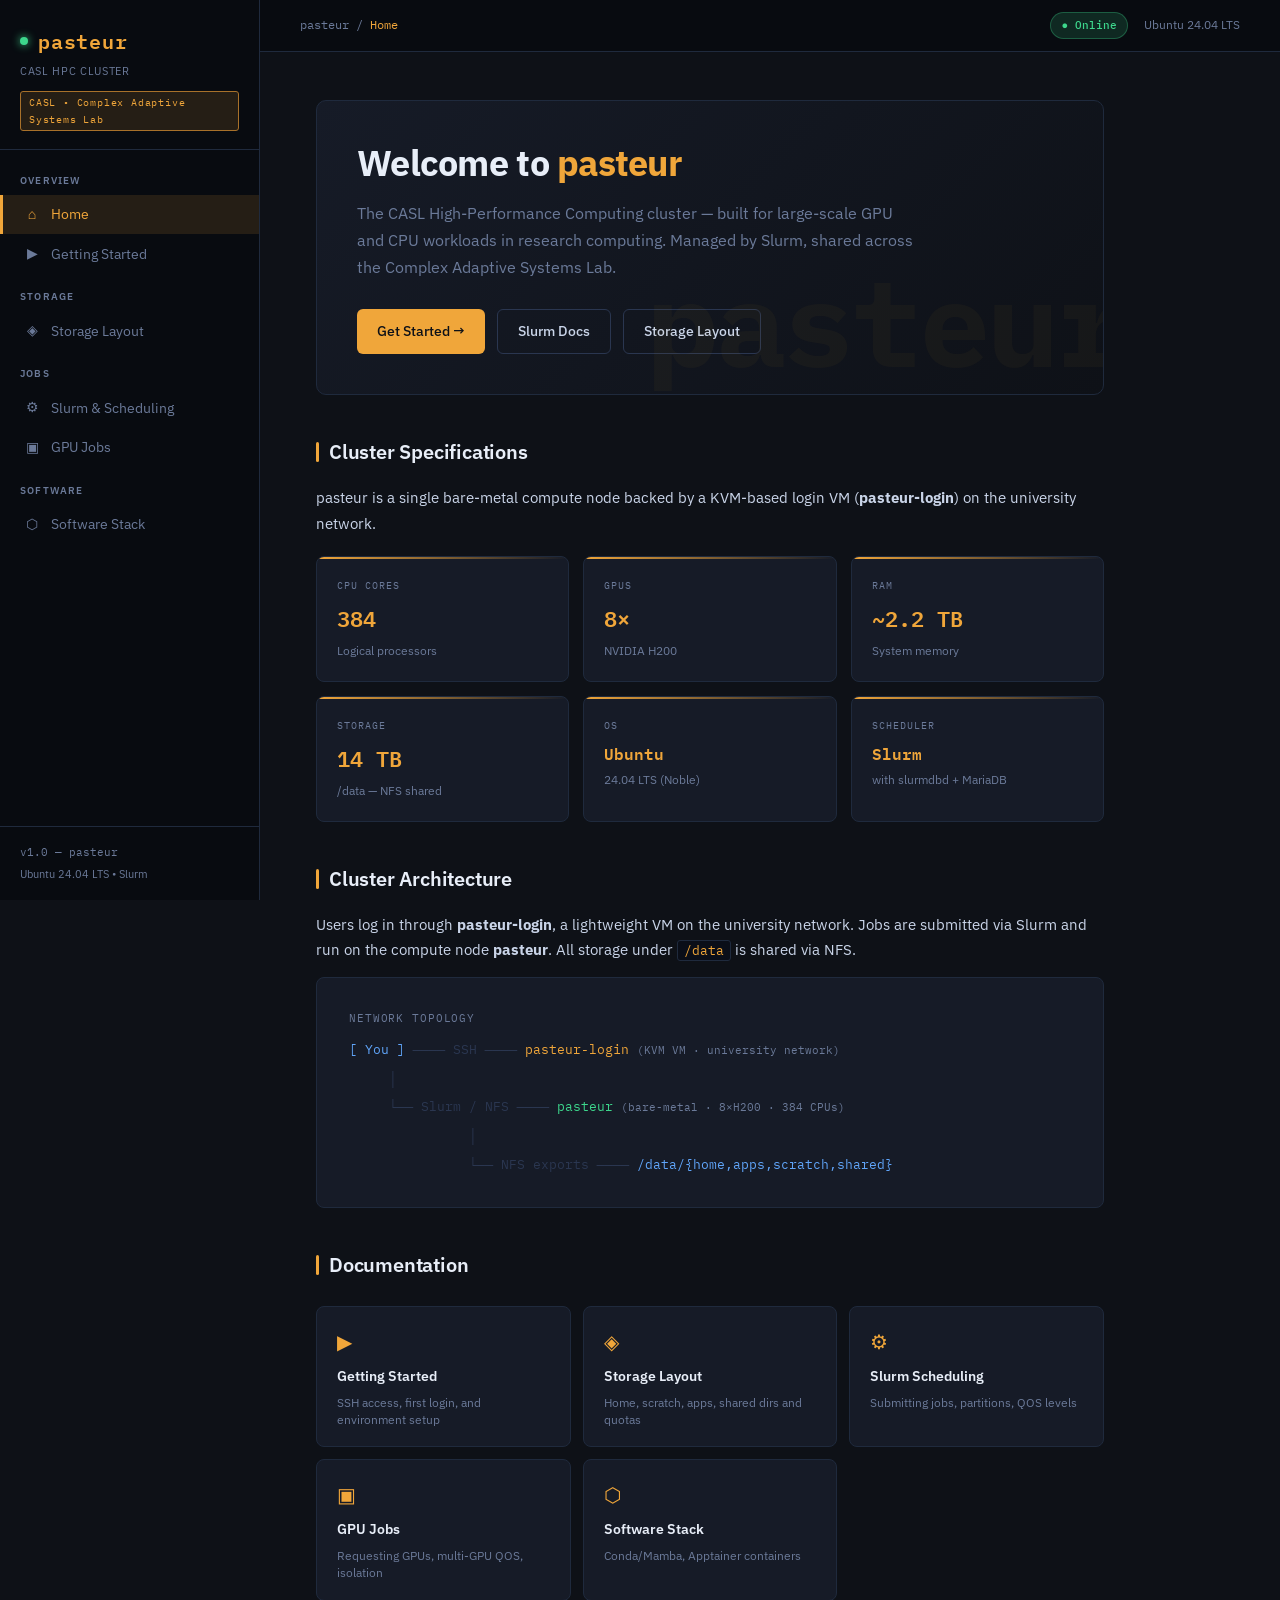
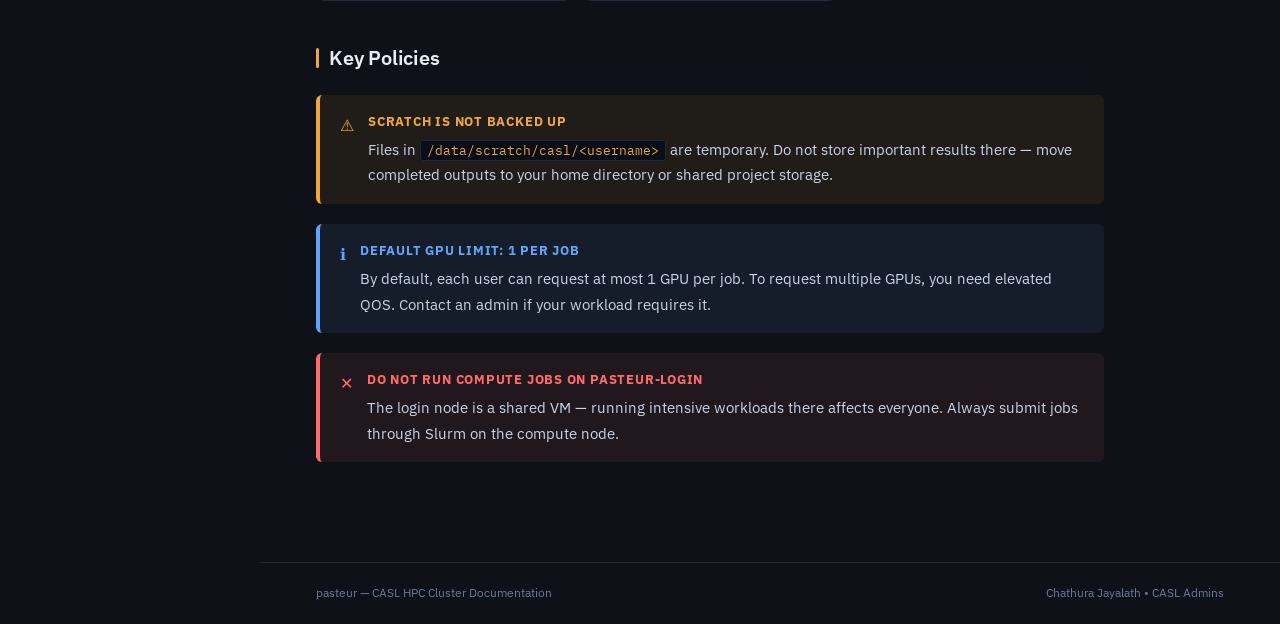
<file: index.html>
<!DOCTYPE html>
<html lang="en">
<head>
  <meta charset="UTF-8">
  <meta name="viewport" content="width=device-width, initial-scale=1.0">
  <title>pasteur — CASL HPC Cluster</title>
  <link rel="stylesheet" href="css/style.css">
</head>
<body>
<div class="layout">

  <!-- Sidebar -->
  <nav class="sidebar" id="sidebar">
    <div class="sidebar-brand">
      <div class="cluster-name">pasteur</div>
      <div class="subtitle">CASL HPC Cluster</div>
      <div class="org-tag">CASL &bull; Complex Adaptive Systems Lab</div>
    </div>
    <div class="sidebar-nav">
      <div class="nav-section">
        <div class="nav-section-label">Overview</div>
        <a class="nav-link" href="index.html"><span class="icon">⌂</span> Home</a>
        <a class="nav-link" href="getting-started.html"><span class="icon">▶</span> Getting Started</a>
      </div>
      <div class="nav-section">
        <div class="nav-section-label">Storage</div>
        <a class="nav-link" href="storage.html"><span class="icon">◈</span> Storage Layout</a>
      </div>
      <div class="nav-section">
        <div class="nav-section-label">Jobs</div>
        <a class="nav-link" href="slurm.html"><span class="icon">⚙</span> Slurm &amp; Scheduling</a>
        <a class="nav-link" href="gpu-jobs.html"><span class="icon">▣</span> GPU Jobs</a>
      </div>
      <div class="nav-section">
        <div class="nav-section-label">Software</div>
        <a class="nav-link" href="software.html"><span class="icon">⬡</span> Software Stack</a>
      </div>
    </div>
    <div class="sidebar-footer">
      <div class="version">v1.0 &mdash; pasteur</div>
      <div style="margin-top:4px;">Ubuntu 24.04 LTS &bull; Slurm</div>
    </div>
  </nav>

  <div class="overlay" id="overlay"></div>

  <!-- Main -->
  <div class="main">
    <div class="topbar">
      <div style="display:flex;align-items:center;gap:12px;">
        <button class="hamburger" id="hamburger">☰</button>
        <div class="topbar-breadcrumb">pasteur / <span>Home</span></div>
      </div>
      <div class="topbar-right">
        <span class="badge badge-green">● Online</span>
        <span>Ubuntu 24.04 LTS</span>
      </div>
    </div>

    <div class="content">

      <!-- Hero -->
      <div class="hero">
        <h1>Welcome to <span>pasteur</span></h1>
        <p>The CASL High-Performance Computing cluster — built for large-scale GPU and CPU workloads in research computing. Managed by Slurm, shared across the Complex Adaptive Systems Lab.</p>
        <div class="btn-row">
          <a class="btn btn-primary" href="getting-started.html">Get Started →</a>
          <a class="btn btn-secondary" href="slurm.html">Slurm Docs</a>
          <a class="btn btn-secondary" href="storage.html">Storage Layout</a>
        </div>
      </div>

      <!-- Specs -->
      <h2>Cluster Specifications</h2>
      <p>pasteur is a single bare-metal compute node backed by a KVM-based login VM (<strong>pasteur-login</strong>) on the university network.</p>

      <div class="card-grid">
        <div class="spec-card">
          <div class="spec-label">CPU Cores</div>
          <div class="spec-value">384</div>
          <div class="spec-sub">Logical processors</div>
        </div>
        <div class="spec-card">
          <div class="spec-label">GPUs</div>
          <div class="spec-value">8×</div>
          <div class="spec-sub">NVIDIA H200</div>
        </div>
        <div class="spec-card">
          <div class="spec-label">RAM</div>
          <div class="spec-value">~2.2 TB</div>
          <div class="spec-sub">System memory</div>
        </div>
        <div class="spec-card">
          <div class="spec-label">Storage</div>
          <div class="spec-value">14 TB</div>
          <div class="spec-sub">/data — NFS shared</div>
        </div>
        <div class="spec-card">
          <div class="spec-label">OS</div>
          <div class="spec-value" style="font-size:16px;">Ubuntu</div>
          <div class="spec-sub">24.04 LTS (Noble)</div>
        </div>
        <div class="spec-card">
          <div class="spec-label">Scheduler</div>
          <div class="spec-value" style="font-size:16px;">Slurm</div>
          <div class="spec-sub">with slurmdbd + MariaDB</div>
        </div>
      </div>

      <!-- Architecture -->
      <h2>Cluster Architecture</h2>
      <p>Users log in through <strong>pasteur-login</strong>, a lightweight VM on the university network. Jobs are submitted via Slurm and run on the compute node <strong>pasteur</strong>. All storage under <code>/data</code> is shared via NFS.</p>

      <div class="card" style="padding:28px 32px;">
        <div style="font-family:var(--font-mono);font-size:13px;line-height:2.2;color:var(--text-dim);">
          <div style="color:var(--text-dim);font-size:11px;margin-bottom:6px;letter-spacing:0.08em;text-transform:uppercase;">Network Topology</div>
          <div>
            <span style="color:var(--blue);">[ You ]</span>
            <span style="color:var(--border-2);"> ──── SSH ──── </span>
            <span style="color:var(--amber);">pasteur-login</span>
            <span style="color:var(--text-dim);font-size:11px;"> (KVM VM · university network)</span>
          </div>
          <div style="padding-left:40px;color:var(--border-2);">│</div>
          <div style="padding-left:40px;">
            <span style="color:var(--border-2);">└── Slurm / NFS ──── </span>
            <span style="color:var(--green);">pasteur</span>
            <span style="color:var(--text-dim);font-size:11px;"> (bare-metal · 8×H200 · 384 CPUs)</span>
          </div>
          <div style="padding-left:120px;color:var(--border-2);">│</div>
          <div style="padding-left:120px;">
            <span style="color:var(--border-2);">└── NFS exports ──── </span>
            <span style="color:var(--blue);">/data/{home,apps,scratch,shared}</span>
          </div>
        </div>
      </div>

      <!-- Quick links -->
      <h2>Documentation</h2>
      <div class="quick-links">
        <a class="quick-link" href="getting-started.html">
          <span class="ql-icon">▶</span>
          <span class="ql-title">Getting Started</span>
          <span class="ql-desc">SSH access, first login, and environment setup</span>
        </a>
        <a class="quick-link" href="storage.html">
          <span class="ql-icon">◈</span>
          <span class="ql-title">Storage Layout</span>
          <span class="ql-desc">Home, scratch, apps, shared dirs and quotas</span>
        </a>
        <a class="quick-link" href="slurm.html">
          <span class="ql-icon">⚙</span>
          <span class="ql-title">Slurm Scheduling</span>
          <span class="ql-desc">Submitting jobs, partitions, QOS levels</span>
        </a>
        <a class="quick-link" href="gpu-jobs.html">
          <span class="ql-icon">▣</span>
          <span class="ql-title">GPU Jobs</span>
          <span class="ql-desc">Requesting GPUs, multi-GPU QOS, isolation</span>
        </a>
        <a class="quick-link" href="software.html">
          <span class="ql-icon">⬡</span>
          <span class="ql-title">Software Stack</span>
          <span class="ql-desc">Conda/Mamba, Apptainer containers</span>
        </a>
      </div>

      <!-- Policies -->
      <h2>Key Policies</h2>
      <div class="callout callout-warning">
        <span class="callout-icon">⚠</span>
        <div class="callout-body">
          <strong>Scratch is not backed up</strong>
          Files in <code>/data/scratch/casl/&lt;username&gt;</code> are temporary. Do not store important results there — move completed outputs to your home directory or shared project storage.
        </div>
      </div>
      <div class="callout callout-info">
        <span class="callout-icon">ℹ</span>
        <div class="callout-body">
          <strong>Default GPU limit: 1 per job</strong>
          By default, each user can request at most 1 GPU per job. To request multiple GPUs, you need elevated QOS. Contact an admin if your workload requires it.
        </div>
      </div>
      <div class="callout callout-danger">
        <span class="callout-icon">✕</span>
        <div class="callout-body">
          <strong>Do not run compute jobs on pasteur-login</strong>
          The login node is a shared VM — running intensive workloads there affects everyone. Always submit jobs through Slurm on the compute node.
        </div>
      </div>

    </div><!-- /content -->

    <footer class="page-footer">
      <span>pasteur — CASL HPC Cluster Documentation</span>
      <span><a href="https://github.com/deamonpog" target="_blank">Chathura Jayalath</a> &bull; CASL Admins</span>
    </footer>
  </div><!-- /main -->
</div>

<script src="js/main.js"></script>
</body>
</html>
</file>
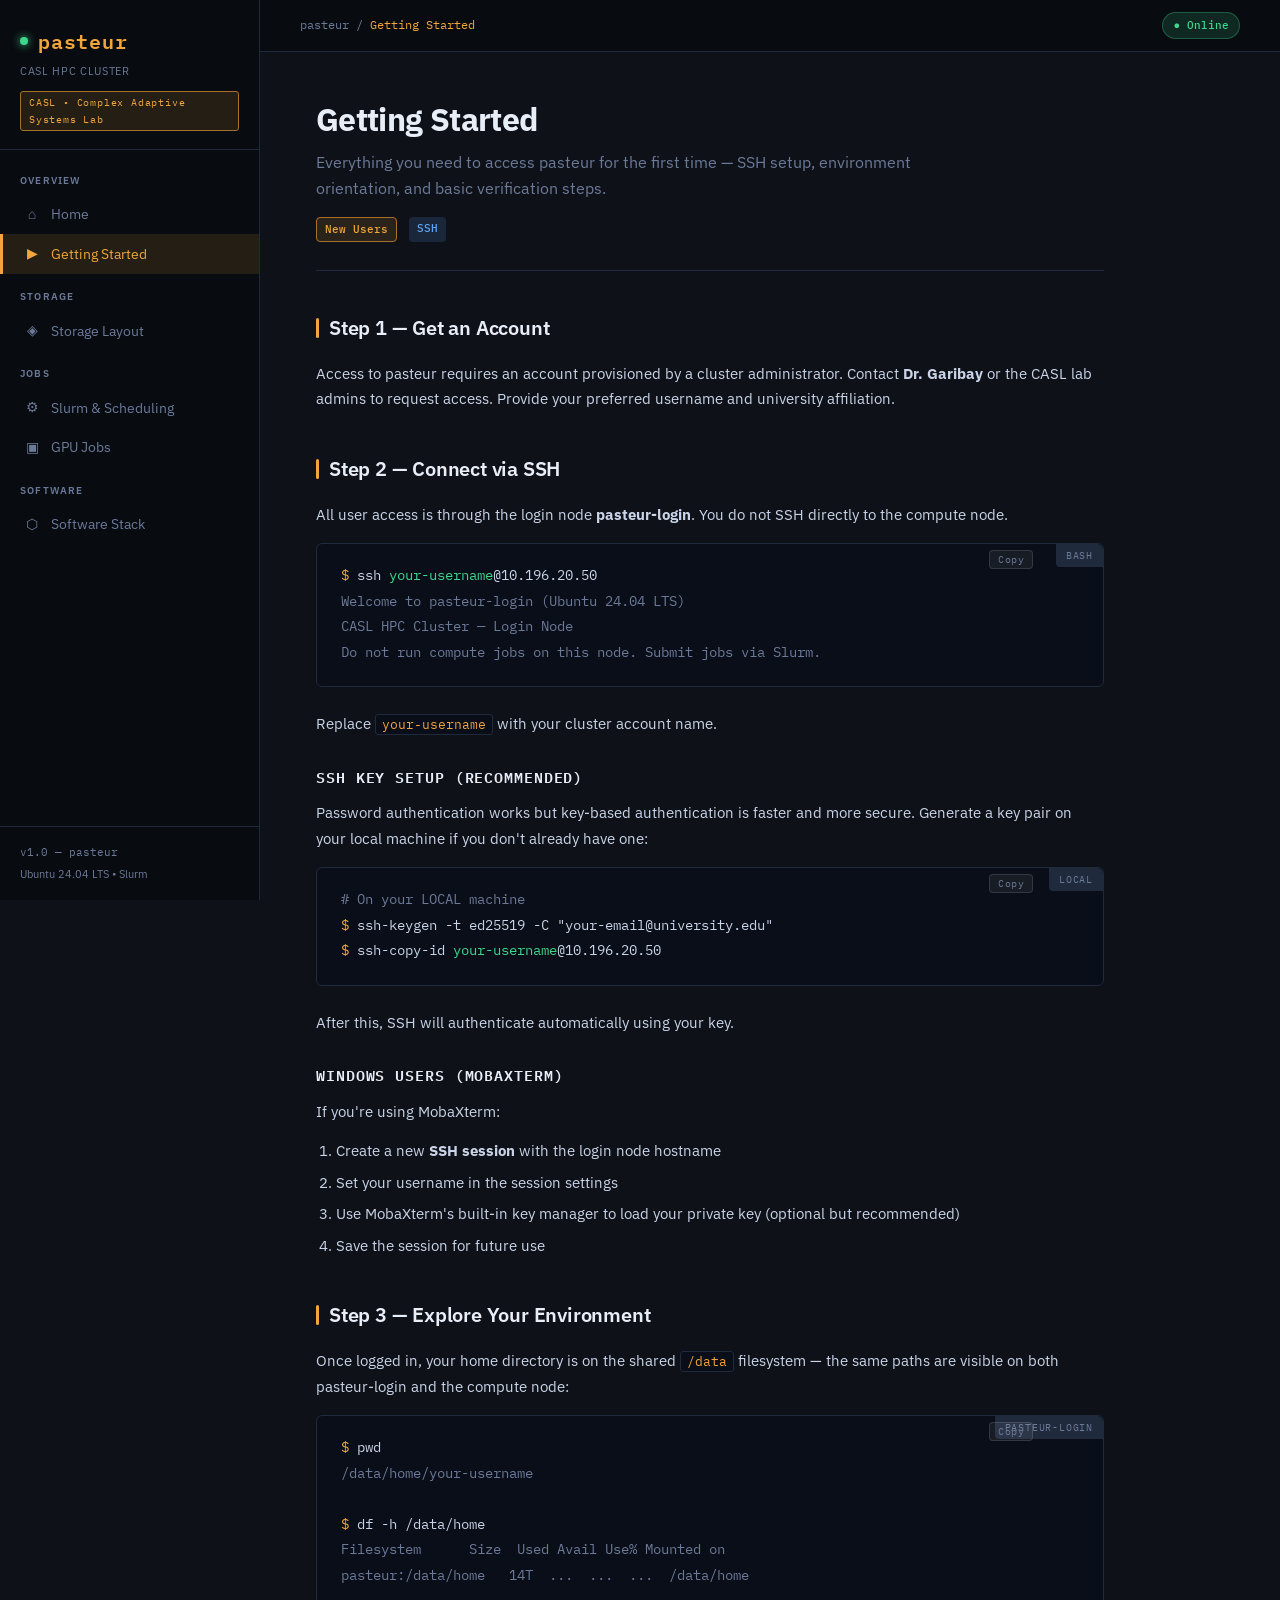
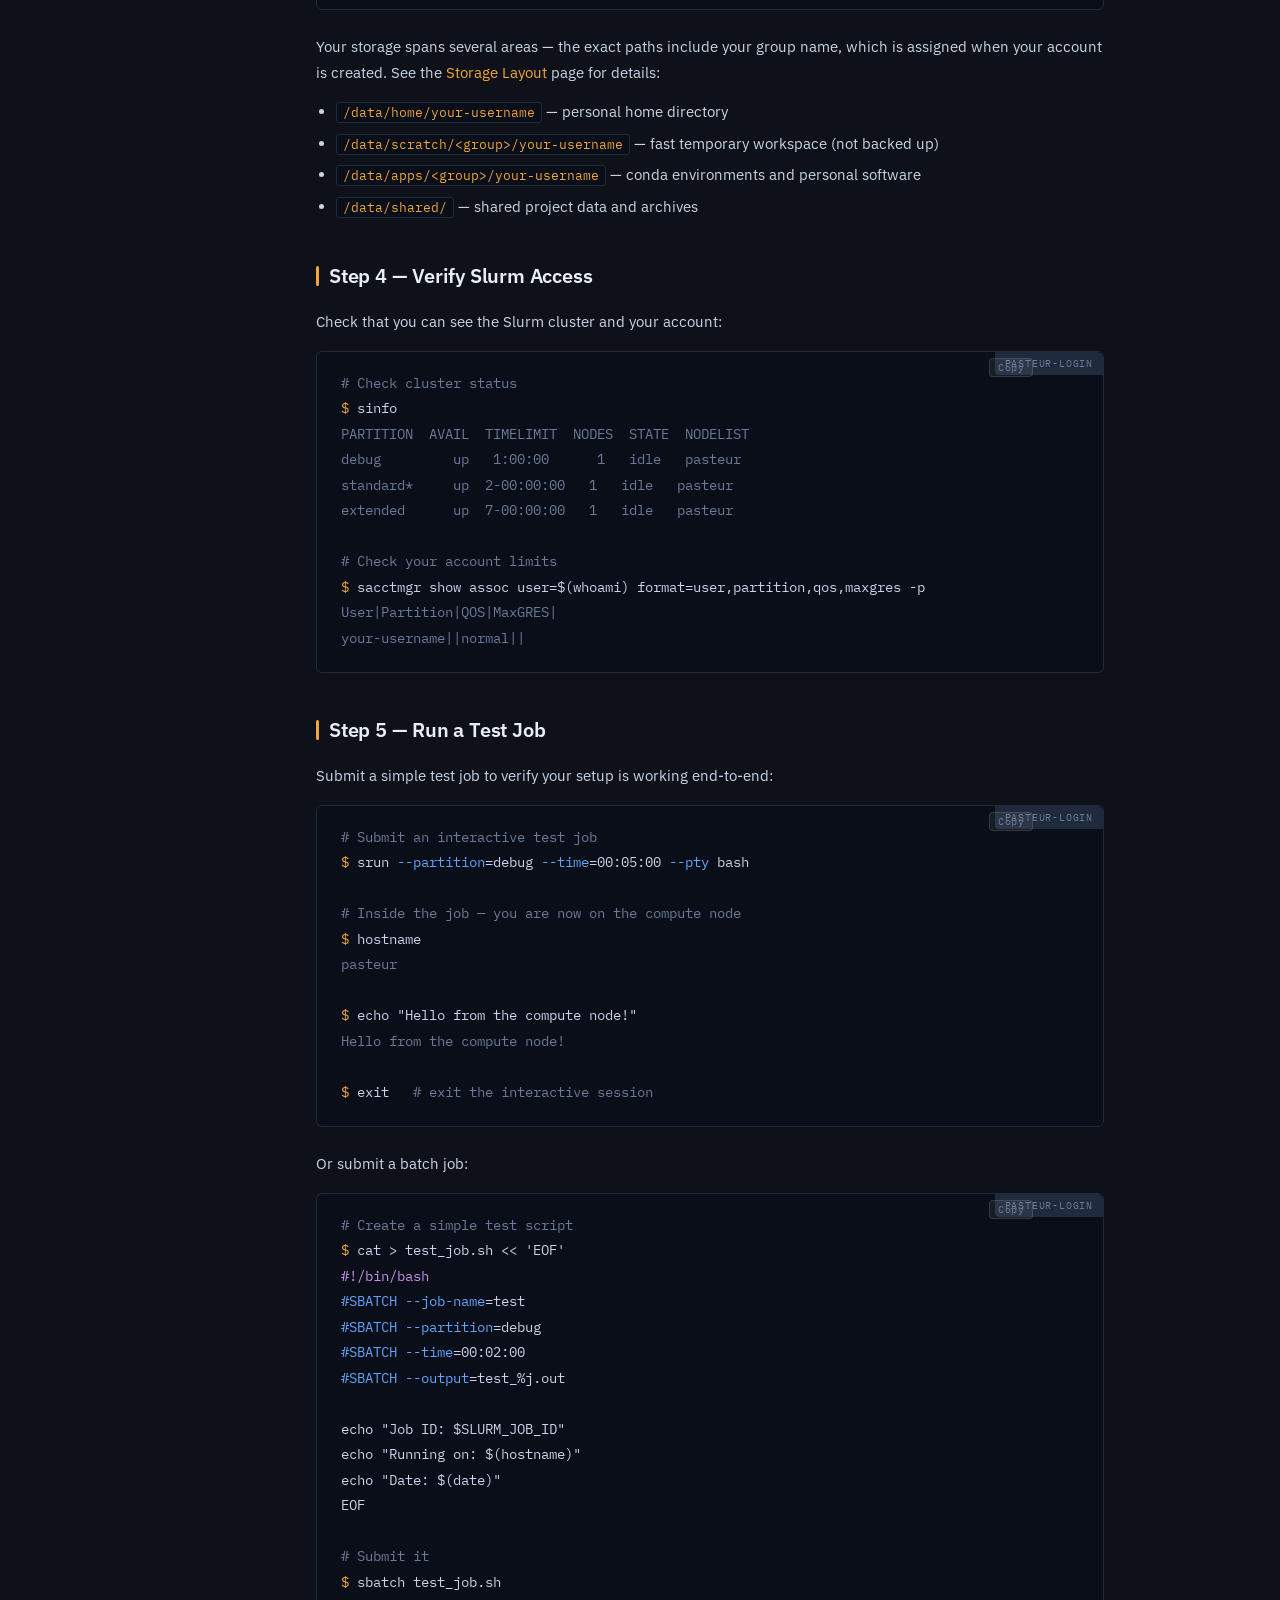
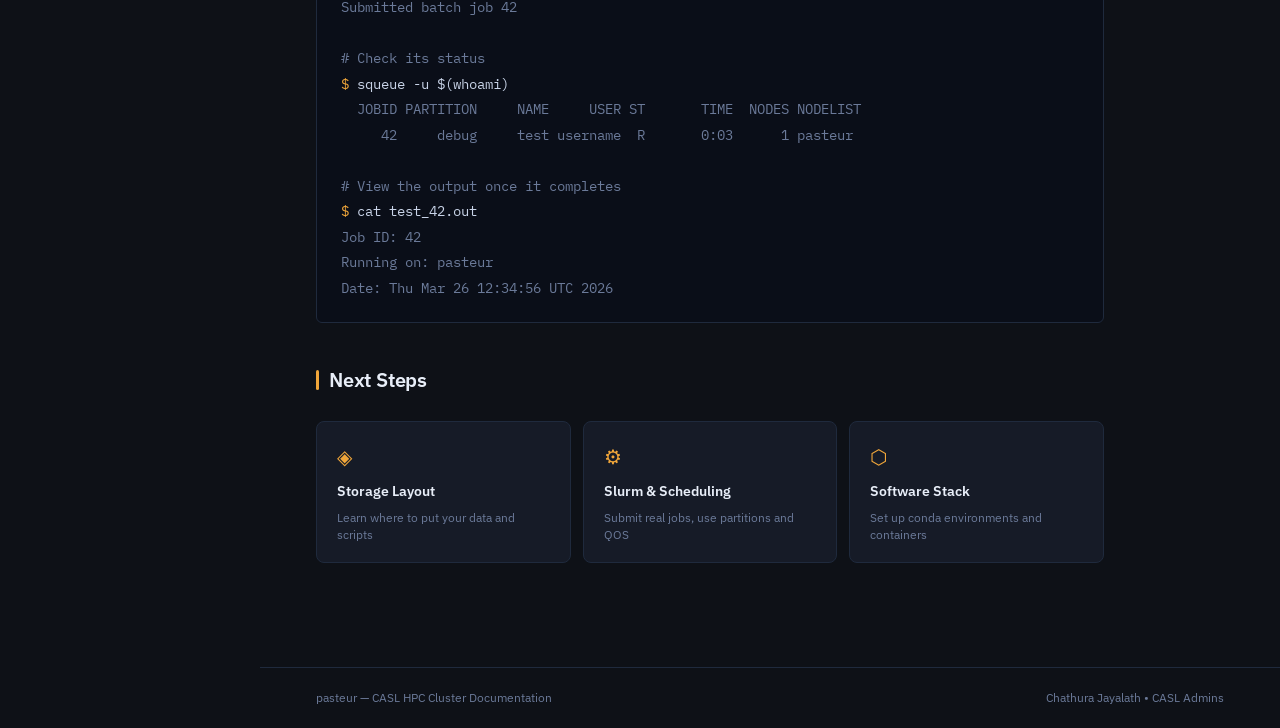
<file: getting-started.html>
<!DOCTYPE html>
<html lang="en">
<head>
  <meta charset="UTF-8">
  <meta name="viewport" content="width=device-width, initial-scale=1.0">
  <title>Getting Started — pasteur</title>
  <link rel="stylesheet" href="css/style.css">
</head>
<body>
<div class="layout">

  <nav class="sidebar" id="sidebar">
    <div class="sidebar-brand">
      <div class="cluster-name">pasteur</div>
      <div class="subtitle">CASL HPC Cluster</div>
      <div class="org-tag">CASL &bull; Complex Adaptive Systems Lab</div>
    </div>
    <div class="sidebar-nav">
      <div class="nav-section">
        <div class="nav-section-label">Overview</div>
        <a class="nav-link" href="index.html"><span class="icon">⌂</span> Home</a>
        <a class="nav-link" href="getting-started.html"><span class="icon">▶</span> Getting Started</a>
      </div>
      <div class="nav-section">
        <div class="nav-section-label">Storage</div>
        <a class="nav-link" href="storage.html"><span class="icon">◈</span> Storage Layout</a>
      </div>
      <div class="nav-section">
        <div class="nav-section-label">Jobs</div>
        <a class="nav-link" href="slurm.html"><span class="icon">⚙</span> Slurm &amp; Scheduling</a>
        <a class="nav-link" href="gpu-jobs.html"><span class="icon">▣</span> GPU Jobs</a>
      </div>
      <div class="nav-section">
        <div class="nav-section-label">Software</div>
        <a class="nav-link" href="software.html"><span class="icon">⬡</span> Software Stack</a>
      </div>
    </div>
    <div class="sidebar-footer">
      <div class="version">v1.0 &mdash; pasteur</div>
      <div style="margin-top:4px;">Ubuntu 24.04 LTS &bull; Slurm</div>
    </div>
  </nav>

  <div class="overlay" id="overlay"></div>

  <div class="main">
    <div class="topbar">
      <div style="display:flex;align-items:center;gap:12px;">
        <button class="hamburger" id="hamburger">☰</button>
        <div class="topbar-breadcrumb">pasteur / <span>Getting Started</span></div>
      </div>
      <div class="topbar-right">
        <span class="badge badge-green">● Online</span>
      </div>
    </div>

    <div class="content">
      <div class="page-header">
        <h1>Getting Started</h1>
        <p class="lead">Everything you need to access pasteur for the first time — SSH setup, environment orientation, and basic verification steps.</p>
        <div class="meta">
          <span class="badge chip chip-amber">New Users</span>
          <span class="badge chip chip-blue">SSH</span>
        </div>
      </div>

      <!-- Account -->
      <h2>Step 1 — Get an Account</h2>
      <p>Access to pasteur requires an account provisioned by a cluster administrator. Contact <strong>Dr. Garibay</strong> or the CASL lab admins to request access. Provide your preferred username and university affiliation.</p>

      <!-- SSH Access -->
      <h2>Step 2 — Connect via SSH</h2>
      <p>All user access is through the login node <strong>pasteur-login</strong>. You do not SSH directly to the compute node.</p>

      <pre><code><span class="prompt">$ </span>ssh <span class="hl">your-username</span>@10.196.20.50
<span class="output">Welcome to pasteur-login (Ubuntu 24.04 LTS)</span>
<span class="output">CASL HPC Cluster — Login Node</span>
<span class="output">Do not run compute jobs on this node. Submit jobs via Slurm.</span></code><span class="cmd-label">bash</span></pre>

      <p>Replace <code>your-username</code> with your cluster account name.</p>

      <h3>SSH Key Setup (Recommended)</h3>
      <p>Password authentication works but key-based authentication is faster and more secure. Generate a key pair on your local machine if you don't already have one:</p>

      <pre><code><span class="comment"># On your LOCAL machine</span>
<span class="prompt">$ </span>ssh-keygen -t ed25519 -C "your-email@university.edu"
<span class="prompt">$ </span>ssh-copy-id <span class="hl">your-username</span>@10.196.20.50</code><span class="cmd-label">local</span></pre>

      <p>After this, SSH will authenticate automatically using your key.</p>

      <h3>Windows Users (MobaXterm)</h3>
      <p>If you're using MobaXterm:</p>
      <ol>
        <li>Create a new <strong>SSH session</strong> with the login node hostname</li>
        <li>Set your username in the session settings</li>
        <li>Use MobaXterm's built-in key manager to load your private key (optional but recommended)</li>
        <li>Save the session for future use</li>
      </ol>

      <!-- Environment -->
      <h2>Step 3 — Explore Your Environment</h2>
      <p>Once logged in, your home directory is on the shared <code>/data</code> filesystem — the same paths are visible on both pasteur-login and the compute node:</p>

      <pre><code><span class="prompt">$ </span>pwd
<span class="output">/data/home/your-username</span>

<span class="prompt">$ </span>df -h /data/home
<span class="output">Filesystem      Size  Used Avail Use% Mounted on</span>
<span class="output">pasteur:/data/home   14T  ...  ...  ...  /data/home</span></code><span class="cmd-label">pasteur-login</span></pre>

      <p>Your storage spans several areas — the exact paths include your group name, which is assigned when your account is created. See the <a href="storage.html">Storage Layout</a> page for details:</p>
      <ul>
        <li><code>/data/home/your-username</code> — personal home directory</li>
        <li><code>/data/scratch/&lt;group&gt;/your-username</code> — fast temporary workspace (not backed up)</li>
        <li><code>/data/apps/&lt;group&gt;/your-username</code> — conda environments and personal software</li>
        <li><code>/data/shared/</code> — shared project data and archives</li>
      </ul>

      <!-- Verify Slurm -->
      <h2>Step 4 — Verify Slurm Access</h2>
      <p>Check that you can see the Slurm cluster and your account:</p>

      <pre><code><span class="comment"># Check cluster status</span>
<span class="prompt">$ </span>sinfo
<span class="output">PARTITION  AVAIL  TIMELIMIT  NODES  STATE  NODELIST</span>
<span class="output">debug         up   1:00:00      1   idle   pasteur</span>
<span class="output">standard*     up  2-00:00:00   1   idle   pasteur</span>
<span class="output">extended      up  7-00:00:00   1   idle   pasteur</span>

<span class="comment"># Check your account limits</span>
<span class="prompt">$ </span>sacctmgr show assoc user=$(whoami) format=user,partition,qos,maxgres -p
<span class="output">User|Partition|QOS|MaxGRES|</span>
<span class="output">your-username||normal||</span></code><span class="cmd-label">pasteur-login</span></pre>

      <!-- Quick test job -->
      <h2>Step 5 — Run a Test Job</h2>
      <p>Submit a simple test job to verify your setup is working end-to-end:</p>

      <pre><code><span class="comment"># Submit an interactive test job</span>
<span class="prompt">$ </span>srun <span class="flag">--partition</span>=debug <span class="flag">--time</span>=00:05:00 <span class="flag">--pty</span> bash

<span class="comment"># Inside the job — you are now on the compute node</span>
<span class="prompt">$ </span>hostname
<span class="output">pasteur</span>

<span class="prompt">$ </span>echo "Hello from the compute node!"
<span class="output">Hello from the compute node!</span>

<span class="prompt">$ </span>exit   <span class="comment"># exit the interactive session</span></code><span class="cmd-label">pasteur-login</span></pre>

      <p>Or submit a batch job:</p>

      <pre><code><span class="comment"># Create a simple test script</span>
<span class="prompt">$ </span>cat > test_job.sh &lt;&lt; 'EOF'
<span class="kw">#!/bin/bash</span>
<span class="flag">#SBATCH --job-name</span>=test
<span class="flag">#SBATCH --partition</span>=debug
<span class="flag">#SBATCH --time</span>=00:02:00
<span class="flag">#SBATCH --output</span>=test_%j.out

echo "Job ID: $SLURM_JOB_ID"
echo "Running on: $(hostname)"
echo "Date: $(date)"
EOF

<span class="comment"># Submit it</span>
<span class="prompt">$ </span>sbatch test_job.sh
<span class="output">Submitted batch job 42</span>

<span class="comment"># Check its status</span>
<span class="prompt">$ </span>squeue -u $(whoami)
<span class="output">  JOBID PARTITION     NAME     USER ST       TIME  NODES NODELIST</span>
<span class="output">     42     debug     test username  R       0:03      1 pasteur</span>

<span class="comment"># View the output once it completes</span>
<span class="prompt">$ </span>cat test_42.out
<span class="output">Job ID: 42</span>
<span class="output">Running on: pasteur</span>
<span class="output">Date: Thu Mar 26 12:34:56 UTC 2026</span></code><span class="cmd-label">pasteur-login</span></pre>

      <!-- Next steps -->
      <h2>Next Steps</h2>
      <div class="quick-links">
        <a class="quick-link" href="storage.html">
          <span class="ql-icon">◈</span>
          <span class="ql-title">Storage Layout</span>
          <span class="ql-desc">Learn where to put your data and scripts</span>
        </a>
        <a class="quick-link" href="slurm.html">
          <span class="ql-icon">⚙</span>
          <span class="ql-title">Slurm &amp; Scheduling</span>
          <span class="ql-desc">Submit real jobs, use partitions and QOS</span>
        </a>
        <a class="quick-link" href="software.html">
          <span class="ql-icon">⬡</span>
          <span class="ql-title">Software Stack</span>
          <span class="ql-desc">Set up conda environments and containers</span>
        </a>
      </div>

    </div><!-- /content -->
    <footer class="page-footer">
      <span>pasteur — CASL HPC Cluster Documentation</span>
      <span><a href="https://github.com/deamonpog" target="_blank">Chathura Jayalath</a> &bull; CASL Admins</span>
    </footer>
  </div>
</div>
<script src="js/main.js"></script>
</body>
</html>
</file>
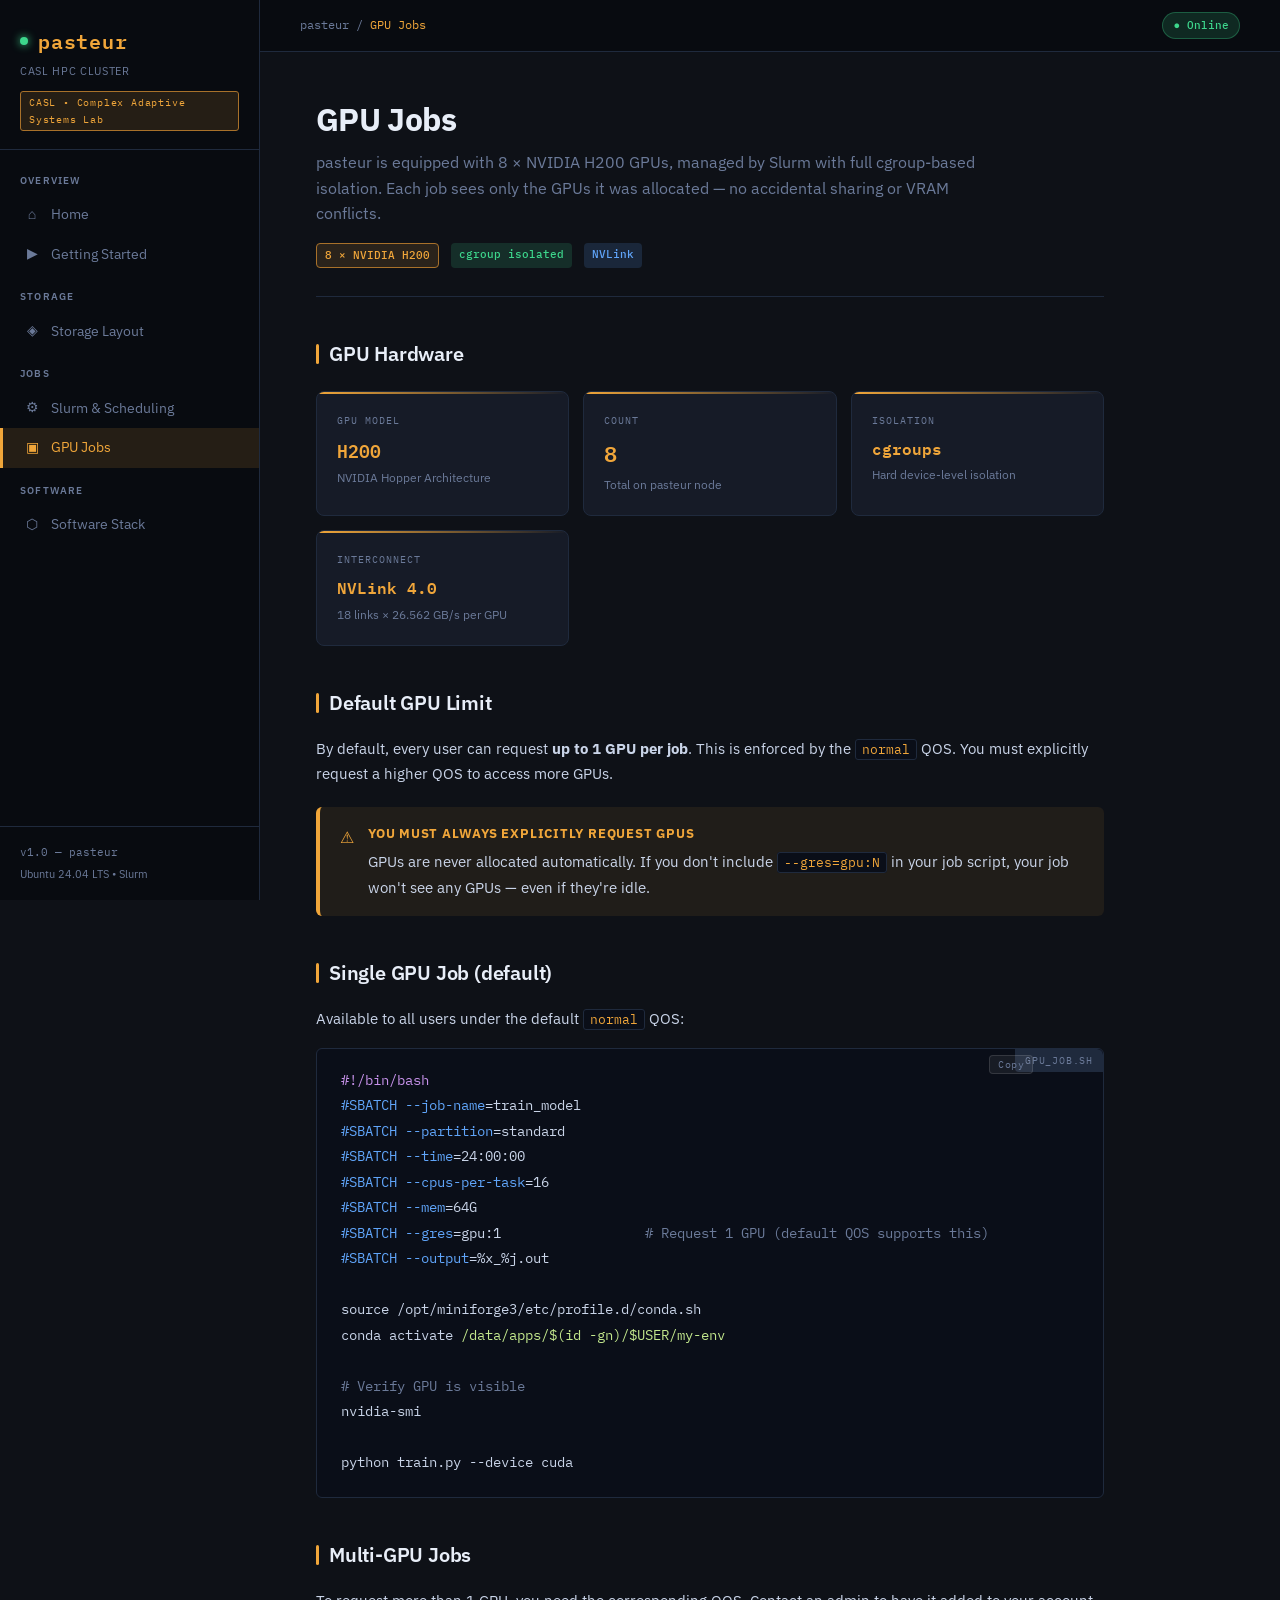
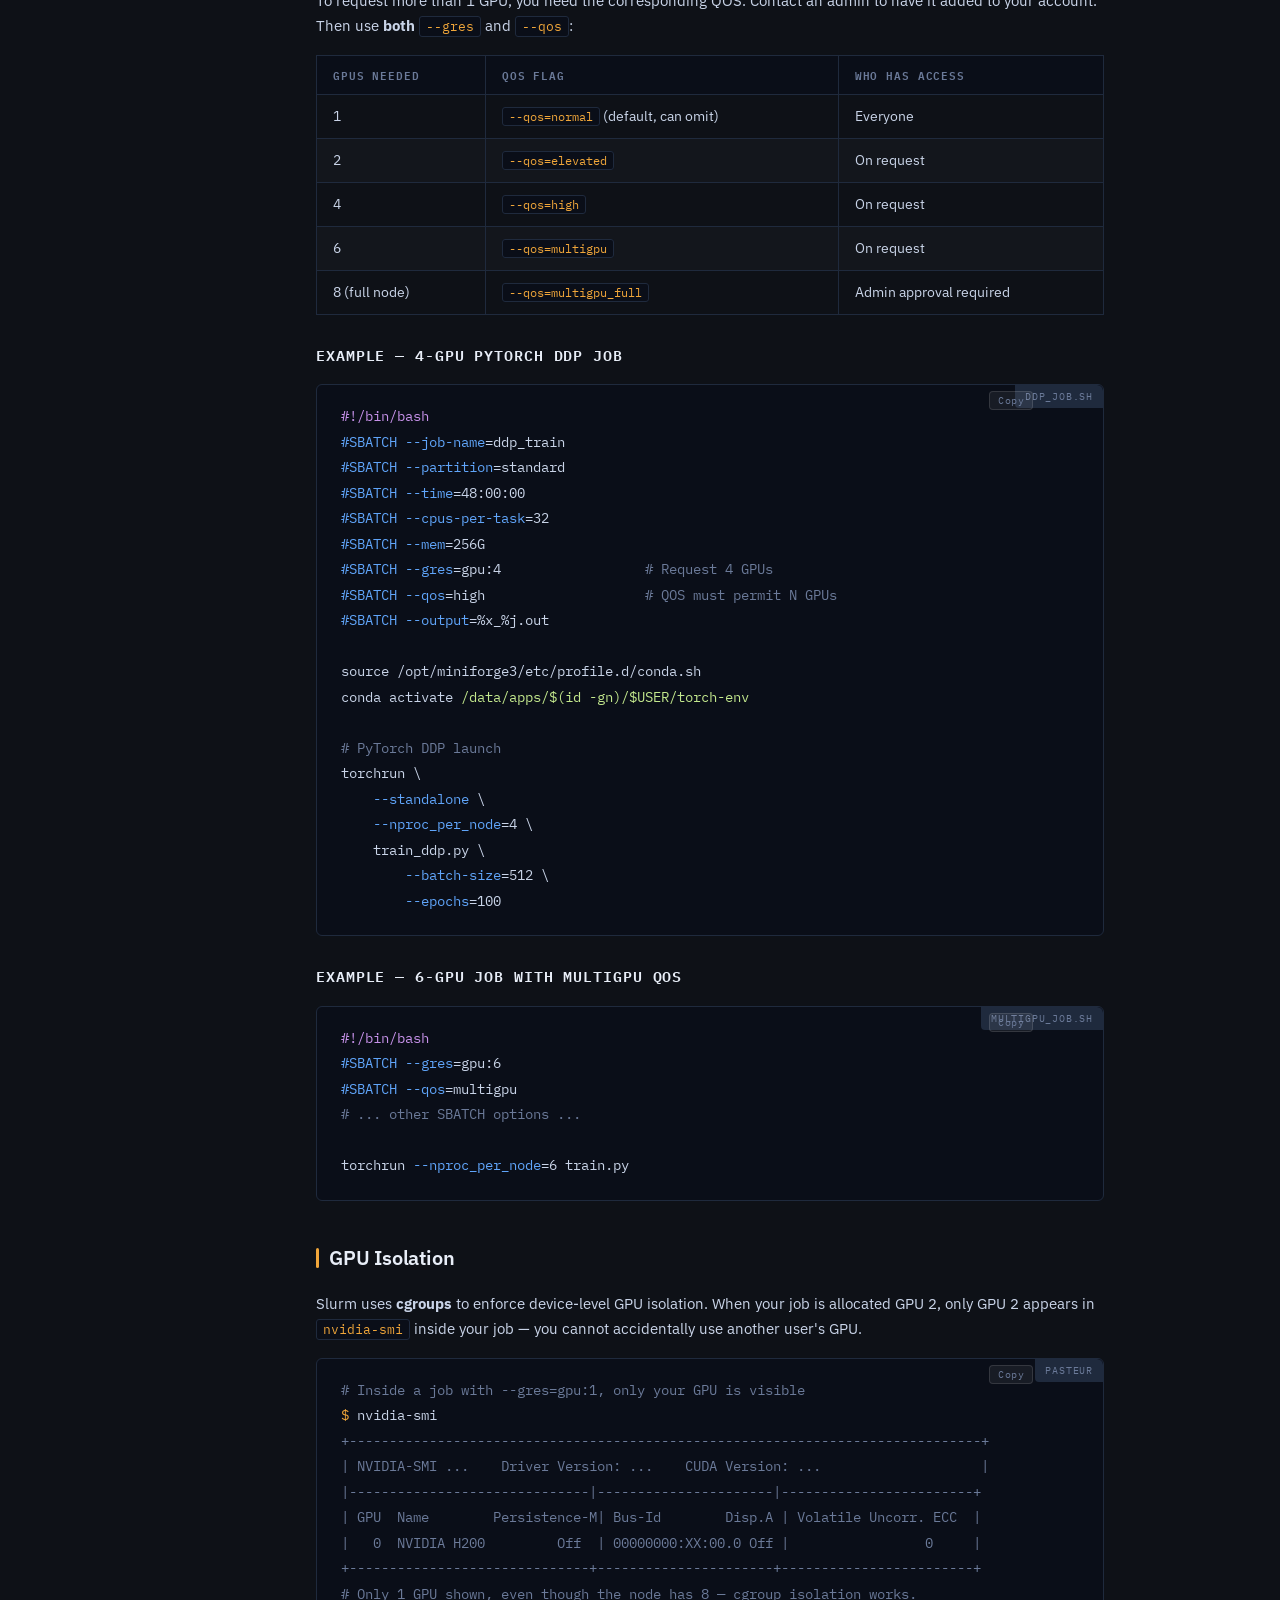
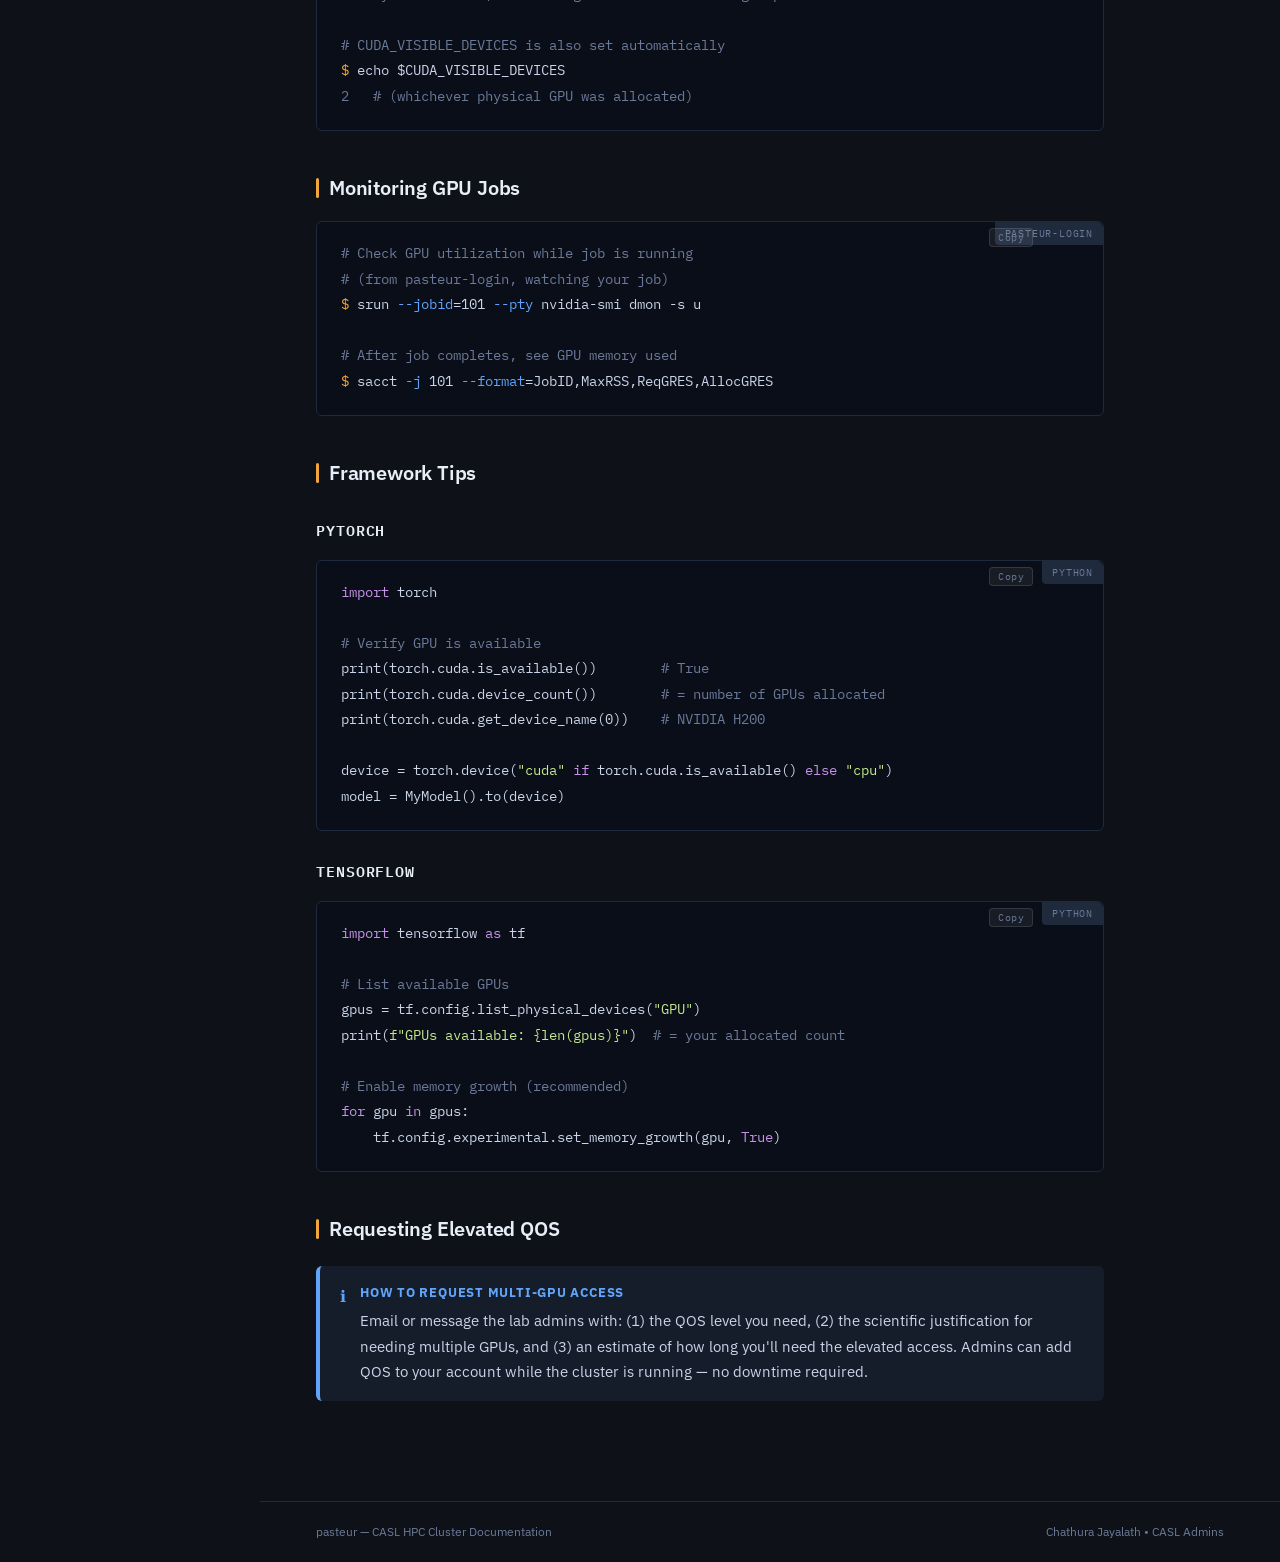
<file: gpu-jobs.html>
<!DOCTYPE html>
<html lang="en">
<head>
  <meta charset="UTF-8">
  <meta name="viewport" content="width=device-width, initial-scale=1.0">
  <title>GPU Jobs — pasteur</title>
  <link rel="stylesheet" href="css/style.css">
</head>
<body>
<div class="layout">

  <nav class="sidebar" id="sidebar">
    <div class="sidebar-brand">
      <div class="cluster-name">pasteur</div>
      <div class="subtitle">CASL HPC Cluster</div>
      <div class="org-tag">CASL &bull; Complex Adaptive Systems Lab</div>
    </div>
    <div class="sidebar-nav">
      <div class="nav-section">
        <div class="nav-section-label">Overview</div>
        <a class="nav-link" href="index.html"><span class="icon">⌂</span> Home</a>
        <a class="nav-link" href="getting-started.html"><span class="icon">▶</span> Getting Started</a>
      </div>
      <div class="nav-section">
        <div class="nav-section-label">Storage</div>
        <a class="nav-link" href="storage.html"><span class="icon">◈</span> Storage Layout</a>
      </div>
      <div class="nav-section">
        <div class="nav-section-label">Jobs</div>
        <a class="nav-link" href="slurm.html"><span class="icon">⚙</span> Slurm &amp; Scheduling</a>
        <a class="nav-link" href="gpu-jobs.html"><span class="icon">▣</span> GPU Jobs</a>
      </div>
      <div class="nav-section">
        <div class="nav-section-label">Software</div>
        <a class="nav-link" href="software.html"><span class="icon">⬡</span> Software Stack</a>
      </div>
    </div>
    <div class="sidebar-footer">
      <div class="version">v1.0 &mdash; pasteur</div>
      <div style="margin-top:4px;">Ubuntu 24.04 LTS &bull; Slurm</div>
    </div>
  </nav>

  <div class="overlay" id="overlay"></div>

  <div class="main">
    <div class="topbar">
      <div style="display:flex;align-items:center;gap:12px;">
        <button class="hamburger" id="hamburger">☰</button>
        <div class="topbar-breadcrumb">pasteur / <span>GPU Jobs</span></div>
      </div>
      <div class="topbar-right">
        <span class="badge badge-green">● Online</span>
      </div>
    </div>

    <div class="content">
      <div class="page-header">
        <h1>GPU Jobs</h1>
        <p class="lead">pasteur is equipped with 8 × NVIDIA H200 GPUs, managed by Slurm with full cgroup-based isolation. Each job sees only the GPUs it was allocated — no accidental sharing or VRAM conflicts.</p>
        <div class="meta">
          <span class="badge chip chip-amber">8 × NVIDIA H200</span>
          <span class="badge chip chip-green">cgroup isolated</span>
          <span class="badge chip chip-blue">NVLink</span>
        </div>
      </div>

      <!-- GPU hardware -->
      <h2>GPU Hardware</h2>
      <div class="card-grid">
        <div class="spec-card">
          <div class="spec-label">GPU Model</div>
          <div class="spec-value" style="font-size:18px;">H200</div>
          <div class="spec-sub">NVIDIA Hopper Architecture</div>
        </div>
        <div class="spec-card">
          <div class="spec-label">Count</div>
          <div class="spec-value">8</div>
          <div class="spec-sub">Total on pasteur node</div>
        </div>
        <div class="spec-card">
          <div class="spec-label">Isolation</div>
          <div class="spec-value" style="font-size:16px;">cgroups</div>
          <div class="spec-sub">Hard device-level isolation</div>
        </div>
        <div class="spec-card">
          <div class="spec-label">Interconnect</div>
          <div class="spec-value" style="font-size:16px;">NVLink 4.0</div>
          <div class="spec-sub">18 links &times; 26.562 GB/s per GPU</div>
        </div>
      </div>

      <!-- Default limit -->
      <h2>Default GPU Limit</h2>
      <p>By default, every user can request <strong>up to 1 GPU per job</strong>. This is enforced by the <code>normal</code> QOS. You must explicitly request a higher QOS to access more GPUs.</p>

      <div class="callout callout-warning">
        <span class="callout-icon">⚠</span>
        <div class="callout-body">
          <strong>You must always explicitly request GPUs</strong>
          GPUs are never allocated automatically. If you don't include <code>--gres=gpu:N</code> in your job script, your job won't see any GPUs — even if they're idle.
        </div>
      </div>

      <!-- Single GPU -->
      <h2>Single GPU Job (default)</h2>
      <p>Available to all users under the default <code>normal</code> QOS:</p>

      <pre><code><span class="kw">#!/bin/bash</span>
<span class="flag">#SBATCH --job-name</span>=train_model
<span class="flag">#SBATCH --partition</span>=standard
<span class="flag">#SBATCH --time</span>=24:00:00
<span class="flag">#SBATCH --cpus-per-task</span>=16
<span class="flag">#SBATCH --mem</span>=64G
<span class="flag">#SBATCH --gres</span>=gpu:1                  <span class="comment"># Request 1 GPU (default QOS supports this)</span>
<span class="flag">#SBATCH --output</span>=%x_%j.out

source /opt/miniforge3/etc/profile.d/conda.sh
conda activate <span class="str">/data/apps/$(id -gn)/$USER/my-env</span>

<span class="comment"># Verify GPU is visible</span>
nvidia-smi

python train.py --device cuda</code><span class="cmd-label">gpu_job.sh</span></pre>

      <!-- Multi-GPU -->
      <h2>Multi-GPU Jobs</h2>
      <p>To request more than 1 GPU, you need the corresponding QOS. Contact an admin to have it added to your account. Then use <strong>both</strong> <code>--gres</code> and <code>--qos</code>:</p>

      <div class="table-wrap">
        <table>
          <thead>
            <tr>
              <th>GPUs needed</th>
              <th>QOS flag</th>
              <th>Who has access</th>
            </tr>
          </thead>
          <tbody>
            <tr>
              <td>1</td>
              <td><code>--qos=normal</code> (default, can omit)</td>
              <td>Everyone</td>
            </tr>
            <tr>
              <td>2</td>
              <td><code>--qos=elevated</code></td>
              <td>On request</td>
            </tr>
            <tr>
              <td>4</td>
              <td><code>--qos=high</code></td>
              <td>On request</td>
            </tr>
            <tr>
              <td>6</td>
              <td><code>--qos=multigpu</code></td>
              <td>On request</td>
            </tr>
            <tr>
              <td>8 (full node)</td>
              <td><code>--qos=multigpu_full</code></td>
              <td>Admin approval required</td>
            </tr>
          </tbody>
        </table>
      </div>

      <h3>Example — 4-GPU PyTorch DDP job</h3>
      <pre><code><span class="kw">#!/bin/bash</span>
<span class="flag">#SBATCH --job-name</span>=ddp_train
<span class="flag">#SBATCH --partition</span>=standard
<span class="flag">#SBATCH --time</span>=48:00:00
<span class="flag">#SBATCH --cpus-per-task</span>=32
<span class="flag">#SBATCH --mem</span>=256G
<span class="flag">#SBATCH --gres</span>=gpu:4                  <span class="comment"># Request 4 GPUs</span>
<span class="flag">#SBATCH --qos</span>=high                    <span class="comment"># QOS must permit N GPUs</span>
<span class="flag">#SBATCH --output</span>=%x_%j.out

source /opt/miniforge3/etc/profile.d/conda.sh
conda activate <span class="str">/data/apps/$(id -gn)/$USER/torch-env</span>

<span class="comment"># PyTorch DDP launch</span>
torchrun \
    <span class="flag">--standalone</span> \
    <span class="flag">--nproc_per_node</span>=4 \
    train_ddp.py \
        <span class="flag">--batch-size</span>=512 \
        <span class="flag">--epochs</span>=100</code><span class="cmd-label">ddp_job.sh</span></pre>

      <h3>Example — 6-GPU job with multigpu QOS</h3>
      <pre><code><span class="kw">#!/bin/bash</span>
<span class="flag">#SBATCH --gres</span>=gpu:6
<span class="flag">#SBATCH --qos</span>=multigpu
<span class="comment"># ... other SBATCH options ...</span>

torchrun <span class="flag">--nproc_per_node</span>=6 train.py</code><span class="cmd-label">multigpu_job.sh</span></pre>

      <!-- GPU isolation -->
      <h2>GPU Isolation</h2>
      <p>Slurm uses <strong>cgroups</strong> to enforce device-level GPU isolation. When your job is allocated GPU 2, only GPU 2 appears in <code>nvidia-smi</code> inside your job — you cannot accidentally use another user's GPU.</p>

      <pre><code><span class="comment"># Inside a job with --gres=gpu:1, only your GPU is visible</span>
<span class="prompt">$ </span>nvidia-smi
<span class="output">+-------------------------------------------------------------------------------+</span>
<span class="output">| NVIDIA-SMI ...    Driver Version: ...    CUDA Version: ...                    |</span>
<span class="output">|------------------------------|----------------------|------------------------+</span>
<span class="output">| GPU  Name        Persistence-M| Bus-Id        Disp.A | Volatile Uncorr. ECC  |</span>
<span class="output">|   0  NVIDIA H200         Off  | 00000000:XX:00.0 Off |                 0     |</span>
<span class="output">+------------------------------+----------------------+------------------------+</span>
<span class="comment"># Only 1 GPU shown, even though the node has 8 — cgroup isolation works.</span>

<span class="comment"># CUDA_VISIBLE_DEVICES is also set automatically</span>
<span class="prompt">$ </span>echo $CUDA_VISIBLE_DEVICES
<span class="output">2</span>   <span class="comment"># (whichever physical GPU was allocated)</span></code><span class="cmd-label">pasteur</span></pre>

      <!-- Monitoring GPU jobs -->
      <h2>Monitoring GPU Jobs</h2>

      <pre><code><span class="comment"># Check GPU utilization while job is running</span>
<span class="comment"># (from pasteur-login, watching your job)</span>
<span class="prompt">$ </span>srun <span class="flag">--jobid</span>=101 <span class="flag">--pty</span> nvidia-smi dmon -s u

<span class="comment"># After job completes, see GPU memory used</span>
<span class="prompt">$ </span>sacct <span class="flag">-j</span> 101 <span class="flag">--format</span>=JobID,MaxRSS,ReqGRES,AllocGRES</code><span class="cmd-label">pasteur-login</span></pre>

      <!-- PyTorch / TF tips -->
      <h2>Framework Tips</h2>

      <h3>PyTorch</h3>
      <pre><code><span class="kw">import</span> torch

<span class="comment"># Verify GPU is available</span>
print(torch.cuda.is_available())        <span class="comment"># True</span>
print(torch.cuda.device_count())        <span class="comment"># = number of GPUs allocated</span>
print(torch.cuda.get_device_name(0))    <span class="comment"># NVIDIA H200</span>

device = torch.device(<span class="str">"cuda"</span> <span class="kw">if</span> torch.cuda.is_available() <span class="kw">else</span> <span class="str">"cpu"</span>)
model = MyModel().to(device)</code><span class="cmd-label">python</span></pre>

      <h3>TensorFlow</h3>
      <pre><code><span class="kw">import</span> tensorflow <span class="kw">as</span> tf

<span class="comment"># List available GPUs</span>
gpus = tf.config.list_physical_devices(<span class="str">"GPU"</span>)
print(<span class="str">f"GPUs available: {len(gpus)}"</span>)  <span class="comment"># = your allocated count</span>

<span class="comment"># Enable memory growth (recommended)</span>
<span class="kw">for</span> gpu <span class="kw">in</span> gpus:
    tf.config.experimental.set_memory_growth(gpu, <span class="kw">True</span>)</code><span class="cmd-label">python</span></pre>

      <!-- Request elevated QOS -->
      <h2>Requesting Elevated QOS</h2>
      <div class="callout callout-info">
        <span class="callout-icon">ℹ</span>
        <div class="callout-body">
          <strong>How to request multi-GPU access</strong>
          Email or message the lab admins with: (1) the QOS level you need, (2) the scientific justification for needing multiple GPUs, and (3) an estimate of how long you'll need the elevated access. Admins can add QOS to your account while the cluster is running — no downtime required.
        </div>
      </div>

    </div>
    <footer class="page-footer">
      <span>pasteur — CASL HPC Cluster Documentation</span>
      <span><a href="https://github.com/deamonpog" target="_blank">Chathura Jayalath</a> &bull; CASL Admins</span>
    </footer>
  </div>
</div>
<script src="js/main.js"></script>
</body>
</html>
</file>
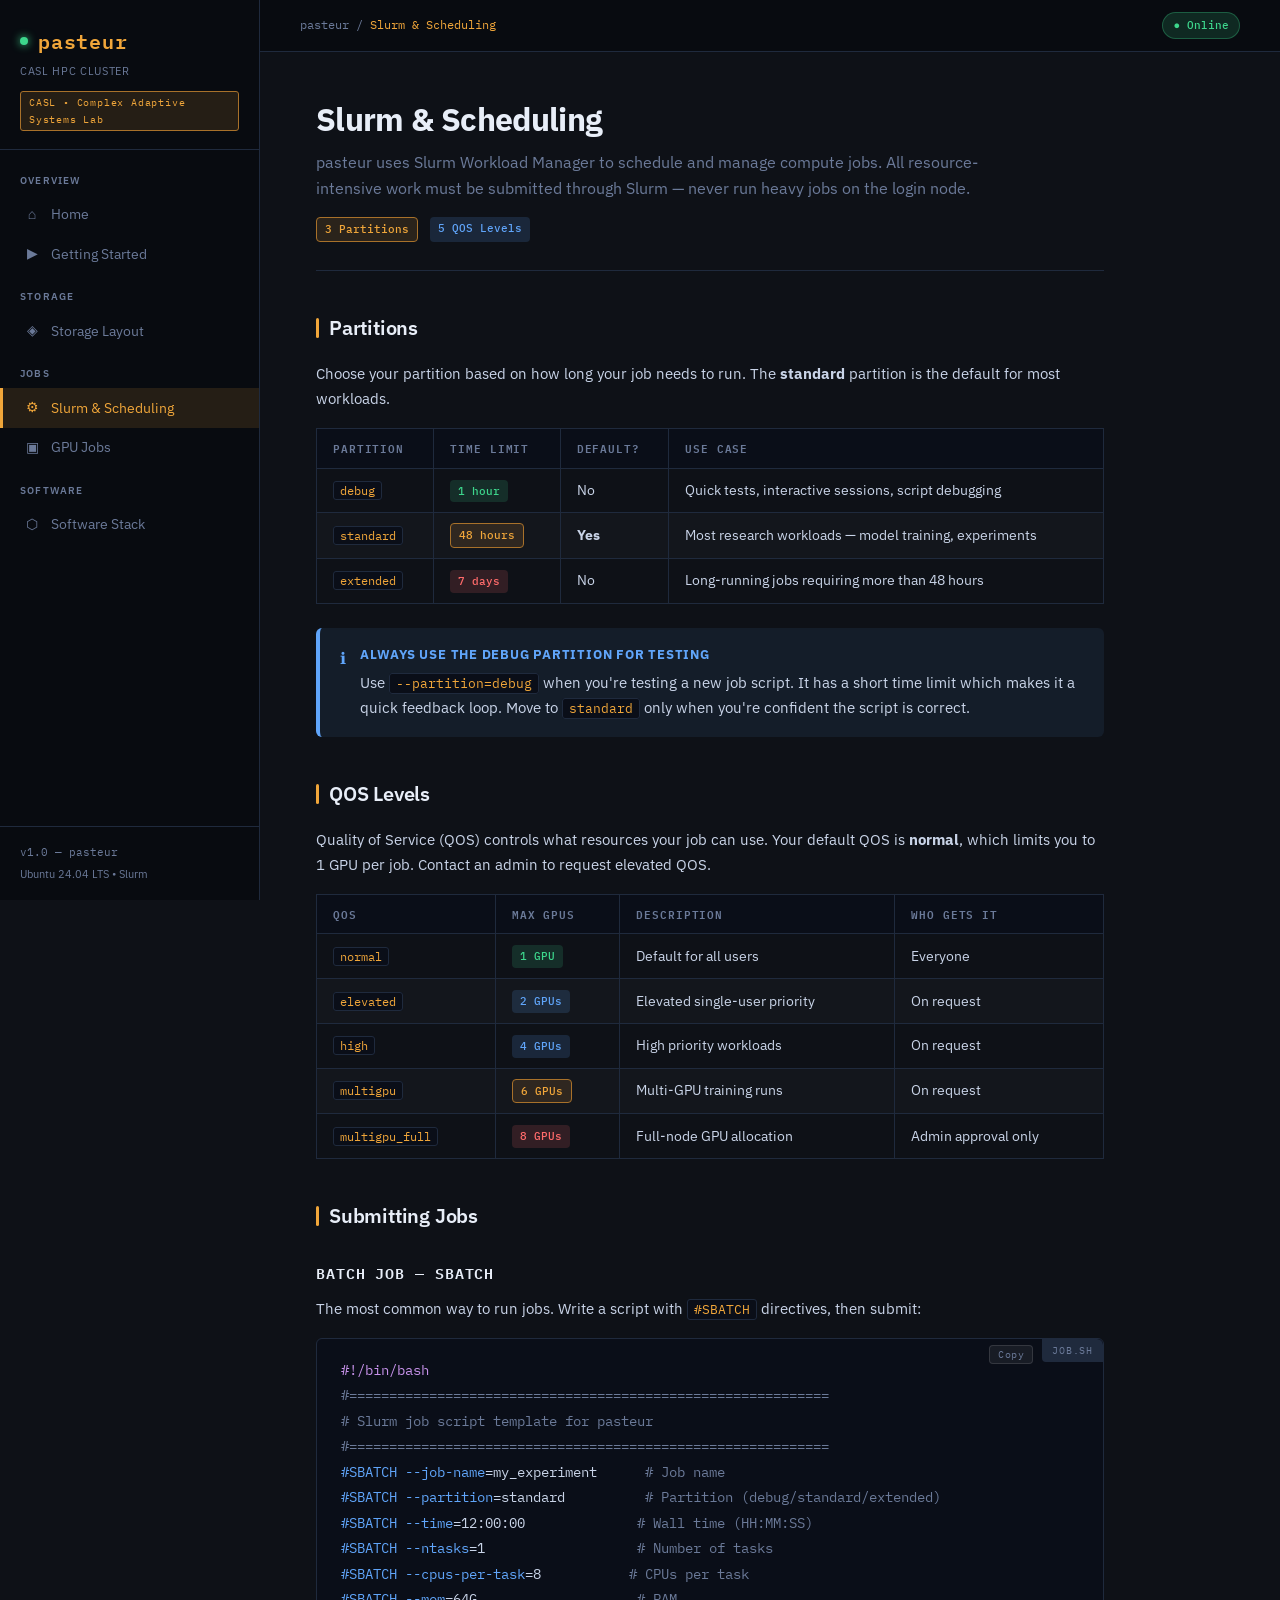
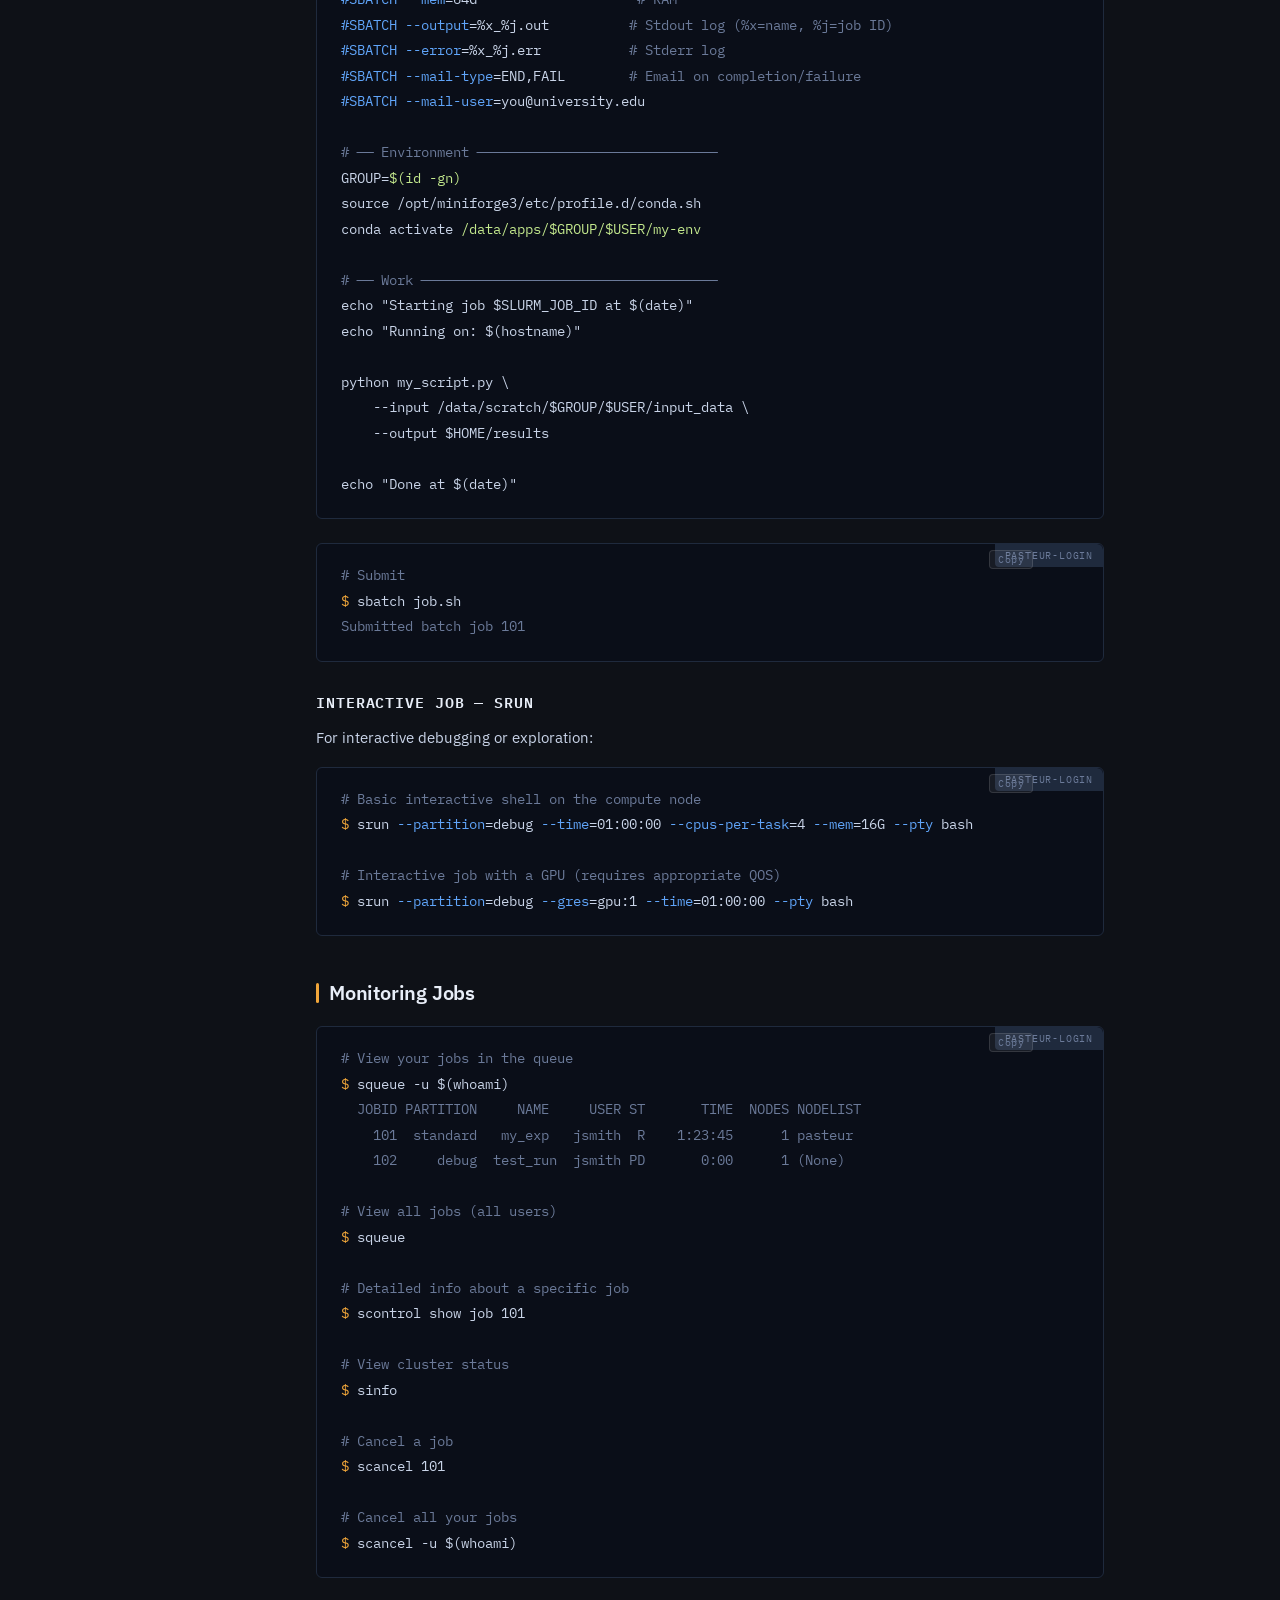
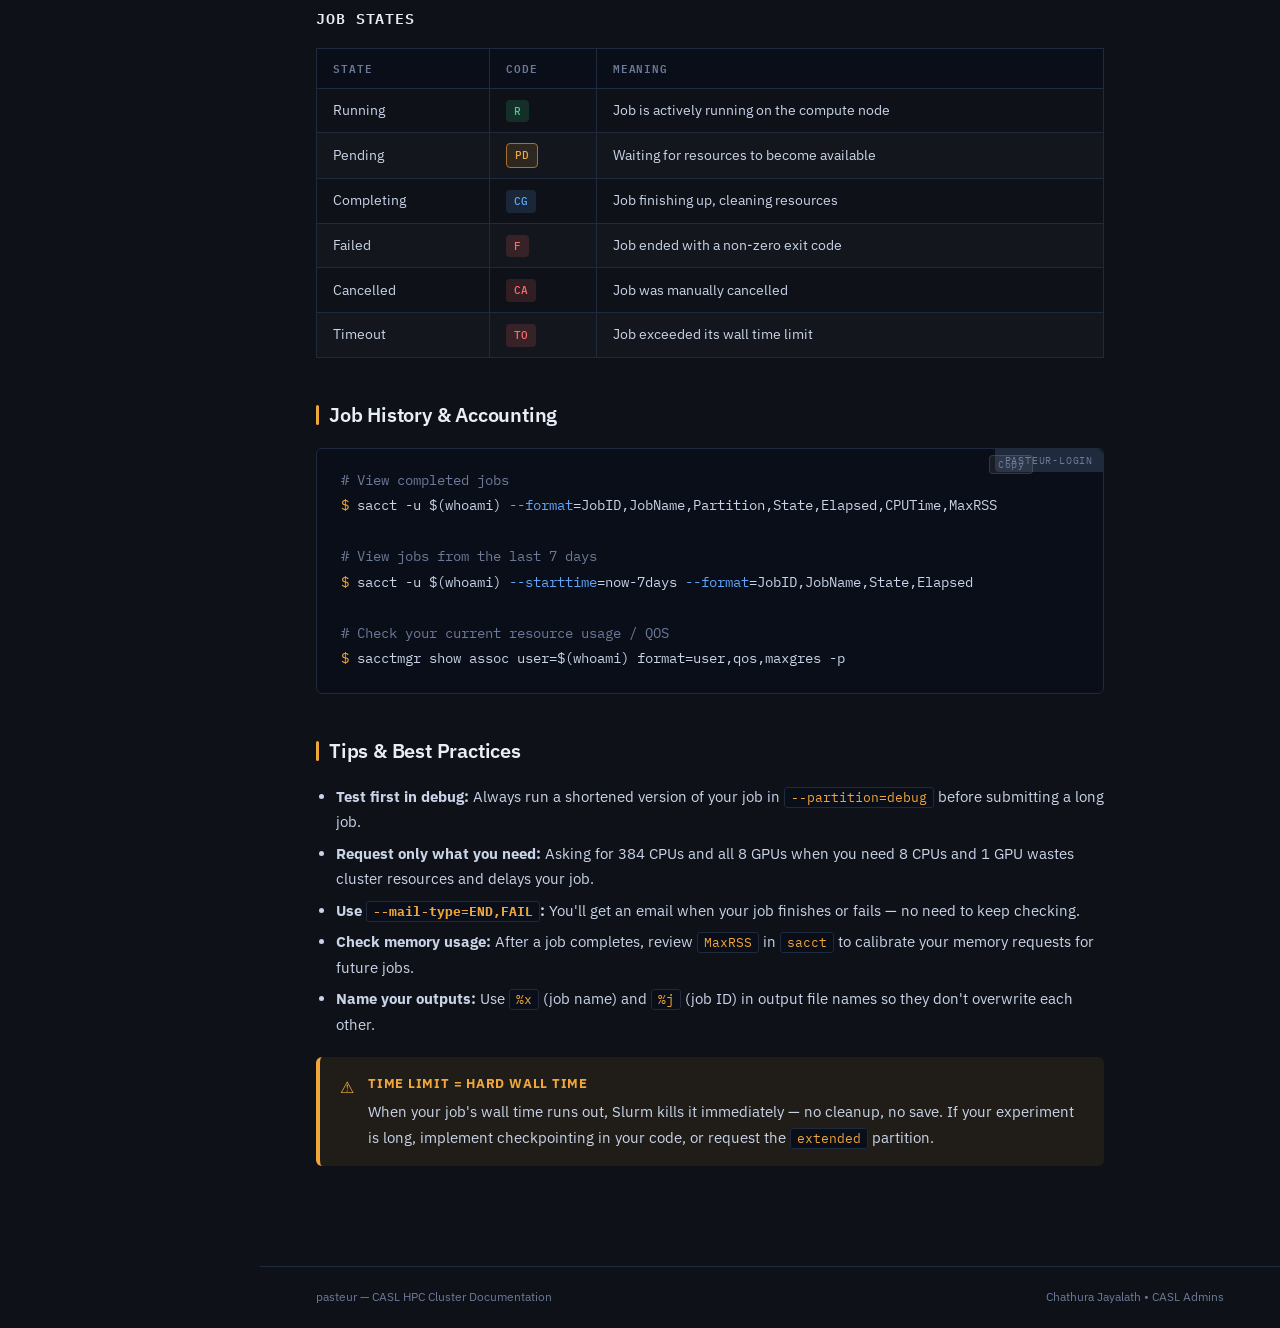
<file: slurm.html>
<!DOCTYPE html>
<html lang="en">
<head>
  <meta charset="UTF-8">
  <meta name="viewport" content="width=device-width, initial-scale=1.0">
  <title>Slurm &amp; Scheduling — pasteur</title>
  <link rel="stylesheet" href="css/style.css">
</head>
<body>
<div class="layout">

  <nav class="sidebar" id="sidebar">
    <div class="sidebar-brand">
      <div class="cluster-name">pasteur</div>
      <div class="subtitle">CASL HPC Cluster</div>
      <div class="org-tag">CASL &bull; Complex Adaptive Systems Lab</div>
    </div>
    <div class="sidebar-nav">
      <div class="nav-section">
        <div class="nav-section-label">Overview</div>
        <a class="nav-link" href="index.html"><span class="icon">⌂</span> Home</a>
        <a class="nav-link" href="getting-started.html"><span class="icon">▶</span> Getting Started</a>
      </div>
      <div class="nav-section">
        <div class="nav-section-label">Storage</div>
        <a class="nav-link" href="storage.html"><span class="icon">◈</span> Storage Layout</a>
      </div>
      <div class="nav-section">
        <div class="nav-section-label">Jobs</div>
        <a class="nav-link" href="slurm.html"><span class="icon">⚙</span> Slurm &amp; Scheduling</a>
        <a class="nav-link" href="gpu-jobs.html"><span class="icon">▣</span> GPU Jobs</a>
      </div>
      <div class="nav-section">
        <div class="nav-section-label">Software</div>
        <a class="nav-link" href="software.html"><span class="icon">⬡</span> Software Stack</a>
      </div>
    </div>
    <div class="sidebar-footer">
      <div class="version">v1.0 &mdash; pasteur</div>
      <div style="margin-top:4px;">Ubuntu 24.04 LTS &bull; Slurm</div>
    </div>
  </nav>

  <div class="overlay" id="overlay"></div>

  <div class="main">
    <div class="topbar">
      <div style="display:flex;align-items:center;gap:12px;">
        <button class="hamburger" id="hamburger">☰</button>
        <div class="topbar-breadcrumb">pasteur / <span>Slurm &amp; Scheduling</span></div>
      </div>
      <div class="topbar-right">
        <span class="badge badge-green">● Online</span>
      </div>
    </div>

    <div class="content">
      <div class="page-header">
        <h1>Slurm &amp; Scheduling</h1>
        <p class="lead">pasteur uses Slurm Workload Manager to schedule and manage compute jobs. All resource-intensive work must be submitted through Slurm — never run heavy jobs on the login node.</p>
        <div class="meta">
          <span class="badge chip chip-amber">3 Partitions</span>
          <span class="badge chip chip-blue">5 QOS Levels</span>
        </div>
      </div>

      <!-- Partitions -->
      <h2>Partitions</h2>
      <p>Choose your partition based on how long your job needs to run. The <strong>standard</strong> partition is the default for most workloads.</p>

      <div class="table-wrap">
        <table>
          <thead>
            <tr>
              <th>Partition</th>
              <th>Time Limit</th>
              <th>Default?</th>
              <th>Use Case</th>
            </tr>
          </thead>
          <tbody>
            <tr>
              <td><code>debug</code></td>
              <td><span class="chip chip-green">1 hour</span></td>
              <td>No</td>
              <td>Quick tests, interactive sessions, script debugging</td>
            </tr>
            <tr>
              <td><code>standard</code></td>
              <td><span class="chip chip-amber">48 hours</span></td>
              <td><strong>Yes</strong></td>
              <td>Most research workloads — model training, experiments</td>
            </tr>
            <tr>
              <td><code>extended</code></td>
              <td><span class="chip chip-red">7 days</span></td>
              <td>No</td>
              <td>Long-running jobs requiring more than 48 hours</td>
            </tr>
          </tbody>
        </table>
      </div>

      <div class="callout callout-info">
        <span class="callout-icon">ℹ</span>
        <div class="callout-body">
          <strong>Always use the debug partition for testing</strong>
          Use <code>--partition=debug</code> when you're testing a new job script. It has a short time limit which makes it a quick feedback loop. Move to <code>standard</code> only when you're confident the script is correct.
        </div>
      </div>

      <!-- QOS -->
      <h2>QOS Levels</h2>
      <p>Quality of Service (QOS) controls what resources your job can use. Your default QOS is <strong>normal</strong>, which limits you to 1 GPU per job. Contact an admin to request elevated QOS.</p>

      <div class="table-wrap">
        <table>
          <thead>
            <tr>
              <th>QOS</th>
              <th>Max GPUs</th>
              <th>Description</th>
              <th>Who gets it</th>
            </tr>
          </thead>
          <tbody>
            <tr>
              <td><code>normal</code></td>
              <td><span class="chip chip-green">1 GPU</span></td>
              <td>Default for all users</td>
              <td>Everyone</td>
            </tr>
            <tr>
              <td><code>elevated</code></td>
              <td><span class="chip chip-blue">2 GPUs</span></td>
              <td>Elevated single-user priority</td>
              <td>On request</td>
            </tr>
            <tr>
              <td><code>high</code></td>
              <td><span class="chip chip-blue">4 GPUs</span></td>
              <td>High priority workloads</td>
              <td>On request</td>
            </tr>
            <tr>
              <td><code>multigpu</code></td>
              <td><span class="chip chip-amber">6 GPUs</span></td>
              <td>Multi-GPU training runs</td>
              <td>On request</td>
            </tr>
            <tr>
              <td><code>multigpu_full</code></td>
              <td><span class="chip chip-red">8 GPUs</span></td>
              <td>Full-node GPU allocation</td>
              <td>Admin approval only</td>
            </tr>
          </tbody>
        </table>
      </div>

      <!-- Job submission -->
      <h2>Submitting Jobs</h2>

      <h3>Batch job — sbatch</h3>
      <p>The most common way to run jobs. Write a script with <code>#SBATCH</code> directives, then submit:</p>

      <pre><code><span class="kw">#!/bin/bash</span>
<span class="comment">#============================================================</span>
<span class="comment"># Slurm job script template for pasteur</span>
<span class="comment">#============================================================</span>
<span class="flag">#SBATCH --job-name</span>=my_experiment      <span class="comment"># Job name</span>
<span class="flag">#SBATCH --partition</span>=standard          <span class="comment"># Partition (debug/standard/extended)</span>
<span class="flag">#SBATCH --time</span>=12:00:00              <span class="comment"># Wall time (HH:MM:SS)</span>
<span class="flag">#SBATCH --ntasks</span>=1                   <span class="comment"># Number of tasks</span>
<span class="flag">#SBATCH --cpus-per-task</span>=8           <span class="comment"># CPUs per task</span>
<span class="flag">#SBATCH --mem</span>=64G                    <span class="comment"># RAM</span>
<span class="flag">#SBATCH --output</span>=%x_%j.out          <span class="comment"># Stdout log (%x=name, %j=job ID)</span>
<span class="flag">#SBATCH --error</span>=%x_%j.err           <span class="comment"># Stderr log</span>
<span class="flag">#SBATCH --mail-type</span>=END,FAIL        <span class="comment"># Email on completion/failure</span>
<span class="flag">#SBATCH --mail-user</span>=you@university.edu

<span class="comment"># ── Environment ──────────────────────────────</span>
GROUP=<span class="str">$(id -gn)</span>
source /opt/miniforge3/etc/profile.d/conda.sh
conda activate <span class="str">/data/apps/$GROUP/$USER/my-env</span>

<span class="comment"># ── Work ─────────────────────────────────────</span>
echo "Starting job $SLURM_JOB_ID at $(date)"
echo "Running on: $(hostname)"

python my_script.py \
    --input /data/scratch/$GROUP/$USER/input_data \
    --output $HOME/results

echo "Done at $(date)"</code><span class="cmd-label">job.sh</span></pre>

      <pre><code><span class="comment"># Submit</span>
<span class="prompt">$ </span>sbatch job.sh
<span class="output">Submitted batch job 101</span></code><span class="cmd-label">pasteur-login</span></pre>

      <h3>Interactive job — srun</h3>
      <p>For interactive debugging or exploration:</p>

      <pre><code><span class="comment"># Basic interactive shell on the compute node</span>
<span class="prompt">$ </span>srun <span class="flag">--partition</span>=debug <span class="flag">--time</span>=01:00:00 <span class="flag">--cpus-per-task</span>=4 <span class="flag">--mem</span>=16G <span class="flag">--pty</span> bash

<span class="comment"># Interactive job with a GPU (requires appropriate QOS)</span>
<span class="prompt">$ </span>srun <span class="flag">--partition</span>=debug <span class="flag">--gres</span>=gpu:1 <span class="flag">--time</span>=01:00:00 <span class="flag">--pty</span> bash</code><span class="cmd-label">pasteur-login</span></pre>

      <!-- Monitoring -->
      <h2>Monitoring Jobs</h2>

      <pre><code><span class="comment"># View your jobs in the queue</span>
<span class="prompt">$ </span>squeue -u $(whoami)
<span class="output">  JOBID PARTITION     NAME     USER ST       TIME  NODES NODELIST</span>
<span class="output">    101  standard   my_exp   jsmith  R    1:23:45      1 pasteur</span>
<span class="output">    102     debug  test_run  jsmith PD       0:00      1 (None)</span>

<span class="comment"># View all jobs (all users)</span>
<span class="prompt">$ </span>squeue

<span class="comment"># Detailed info about a specific job</span>
<span class="prompt">$ </span>scontrol show job 101

<span class="comment"># View cluster status</span>
<span class="prompt">$ </span>sinfo

<span class="comment"># Cancel a job</span>
<span class="prompt">$ </span>scancel 101

<span class="comment"># Cancel all your jobs</span>
<span class="prompt">$ </span>scancel -u $(whoami)</code><span class="cmd-label">pasteur-login</span></pre>

      <h3>Job states</h3>
      <div class="table-wrap">
        <table>
          <thead><tr><th>State</th><th>Code</th><th>Meaning</th></tr></thead>
          <tbody>
            <tr><td>Running</td><td><span class="chip chip-green">R</span></td><td>Job is actively running on the compute node</td></tr>
            <tr><td>Pending</td><td><span class="chip chip-amber">PD</span></td><td>Waiting for resources to become available</td></tr>
            <tr><td>Completing</td><td><span class="chip chip-blue">CG</span></td><td>Job finishing up, cleaning resources</td></tr>
            <tr><td>Failed</td><td><span class="chip chip-red">F</span></td><td>Job ended with a non-zero exit code</td></tr>
            <tr><td>Cancelled</td><td><span class="chip chip-red">CA</span></td><td>Job was manually cancelled</td></tr>
            <tr><td>Timeout</td><td><span class="chip chip-red">TO</span></td><td>Job exceeded its wall time limit</td></tr>
          </tbody>
        </table>
      </div>

      <!-- Job history -->
      <h2>Job History &amp; Accounting</h2>
      <pre><code><span class="comment"># View completed jobs</span>
<span class="prompt">$ </span>sacct -u $(whoami) <span class="flag">--format</span>=JobID,JobName,Partition,State,Elapsed,CPUTime,MaxRSS

<span class="comment"># View jobs from the last 7 days</span>
<span class="prompt">$ </span>sacct -u $(whoami) <span class="flag">--starttime</span>=now-7days <span class="flag">--format</span>=JobID,JobName,State,Elapsed

<span class="comment"># Check your current resource usage / QOS</span>
<span class="prompt">$ </span>sacctmgr show assoc user=$(whoami) format=user,qos,maxgres -p</code><span class="cmd-label">pasteur-login</span></pre>

      <!-- Tips -->
      <h2>Tips &amp; Best Practices</h2>
      <ul>
        <li><strong>Test first in debug:</strong> Always run a shortened version of your job in <code>--partition=debug</code> before submitting a long job.</li>
        <li><strong>Request only what you need:</strong> Asking for 384 CPUs and all 8 GPUs when you need 8 CPUs and 1 GPU wastes cluster resources and delays your job.</li>
        <li><strong>Use <code>--mail-type=END,FAIL</code>:</strong> You'll get an email when your job finishes or fails — no need to keep checking.</li>
        <li><strong>Check memory usage:</strong> After a job completes, review <code>MaxRSS</code> in <code>sacct</code> to calibrate your memory requests for future jobs.</li>
        <li><strong>Name your outputs:</strong> Use <code>%x</code> (job name) and <code>%j</code> (job ID) in output file names so they don't overwrite each other.</li>
      </ul>

      <div class="callout callout-warning">
        <span class="callout-icon">⚠</span>
        <div class="callout-body">
          <strong>Time limit = hard wall time</strong>
          When your job's wall time runs out, Slurm kills it immediately — no cleanup, no save. If your experiment is long, implement checkpointing in your code, or request the <code>extended</code> partition.
        </div>
      </div>

    </div>
    <footer class="page-footer">
      <span>pasteur — CASL HPC Cluster Documentation</span>
      <span><a href="https://github.com/deamonpog" target="_blank">Chathura Jayalath</a> &bull; CASL Admins</span>
    </footer>
  </div>
</div>
<script src="js/main.js"></script>
</body>
</html>
</file>
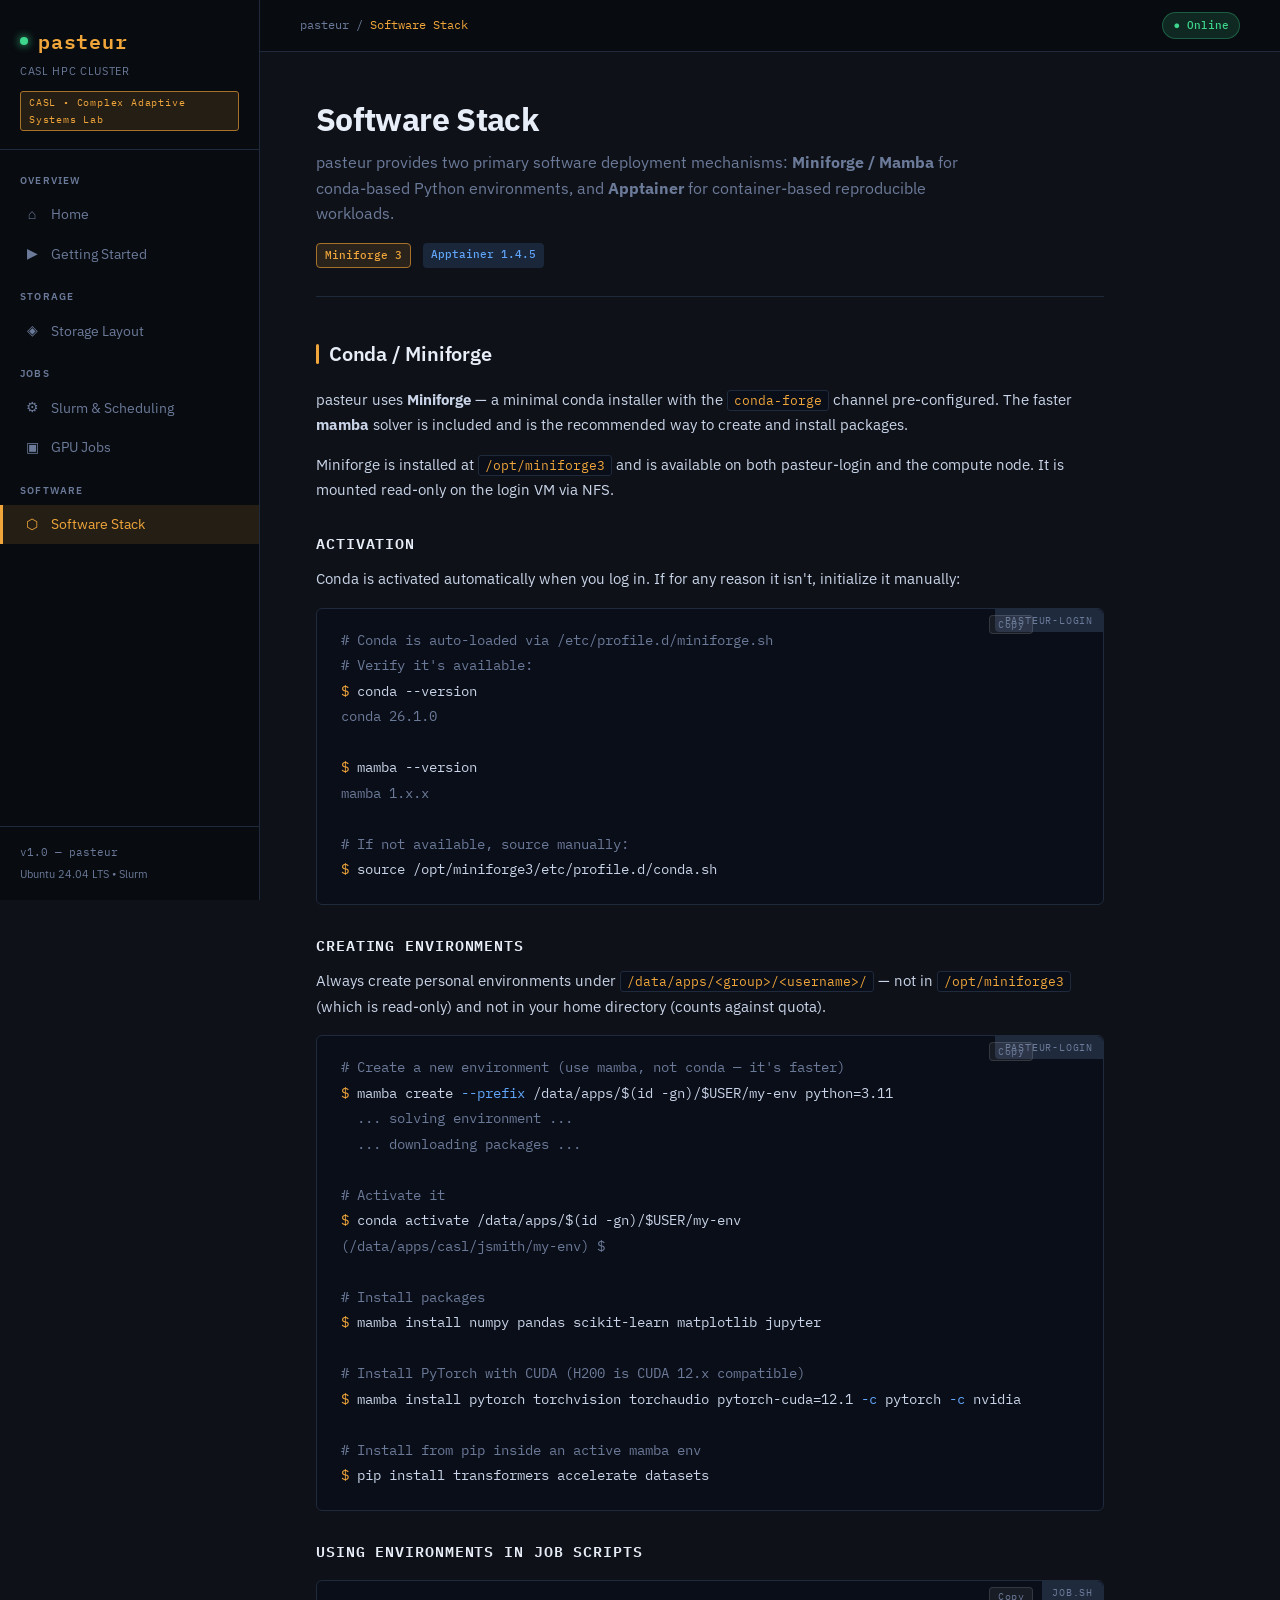
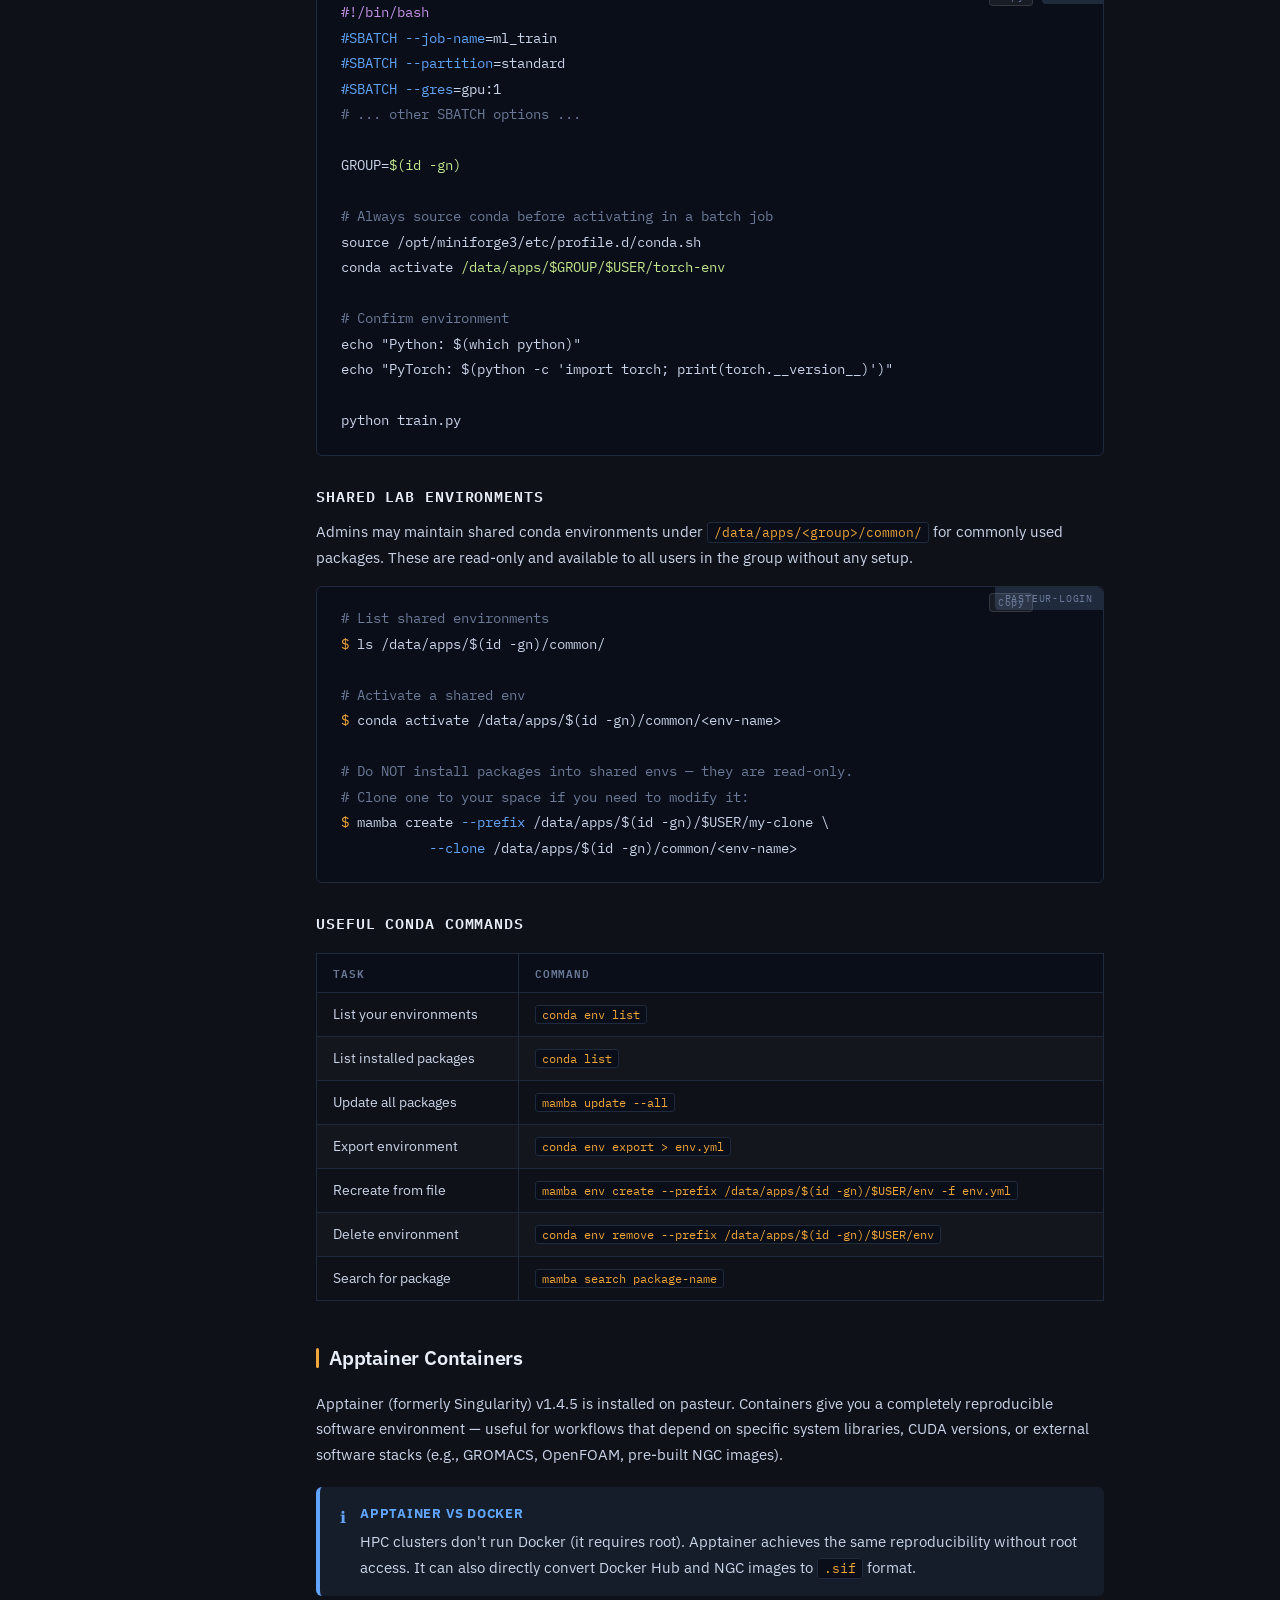
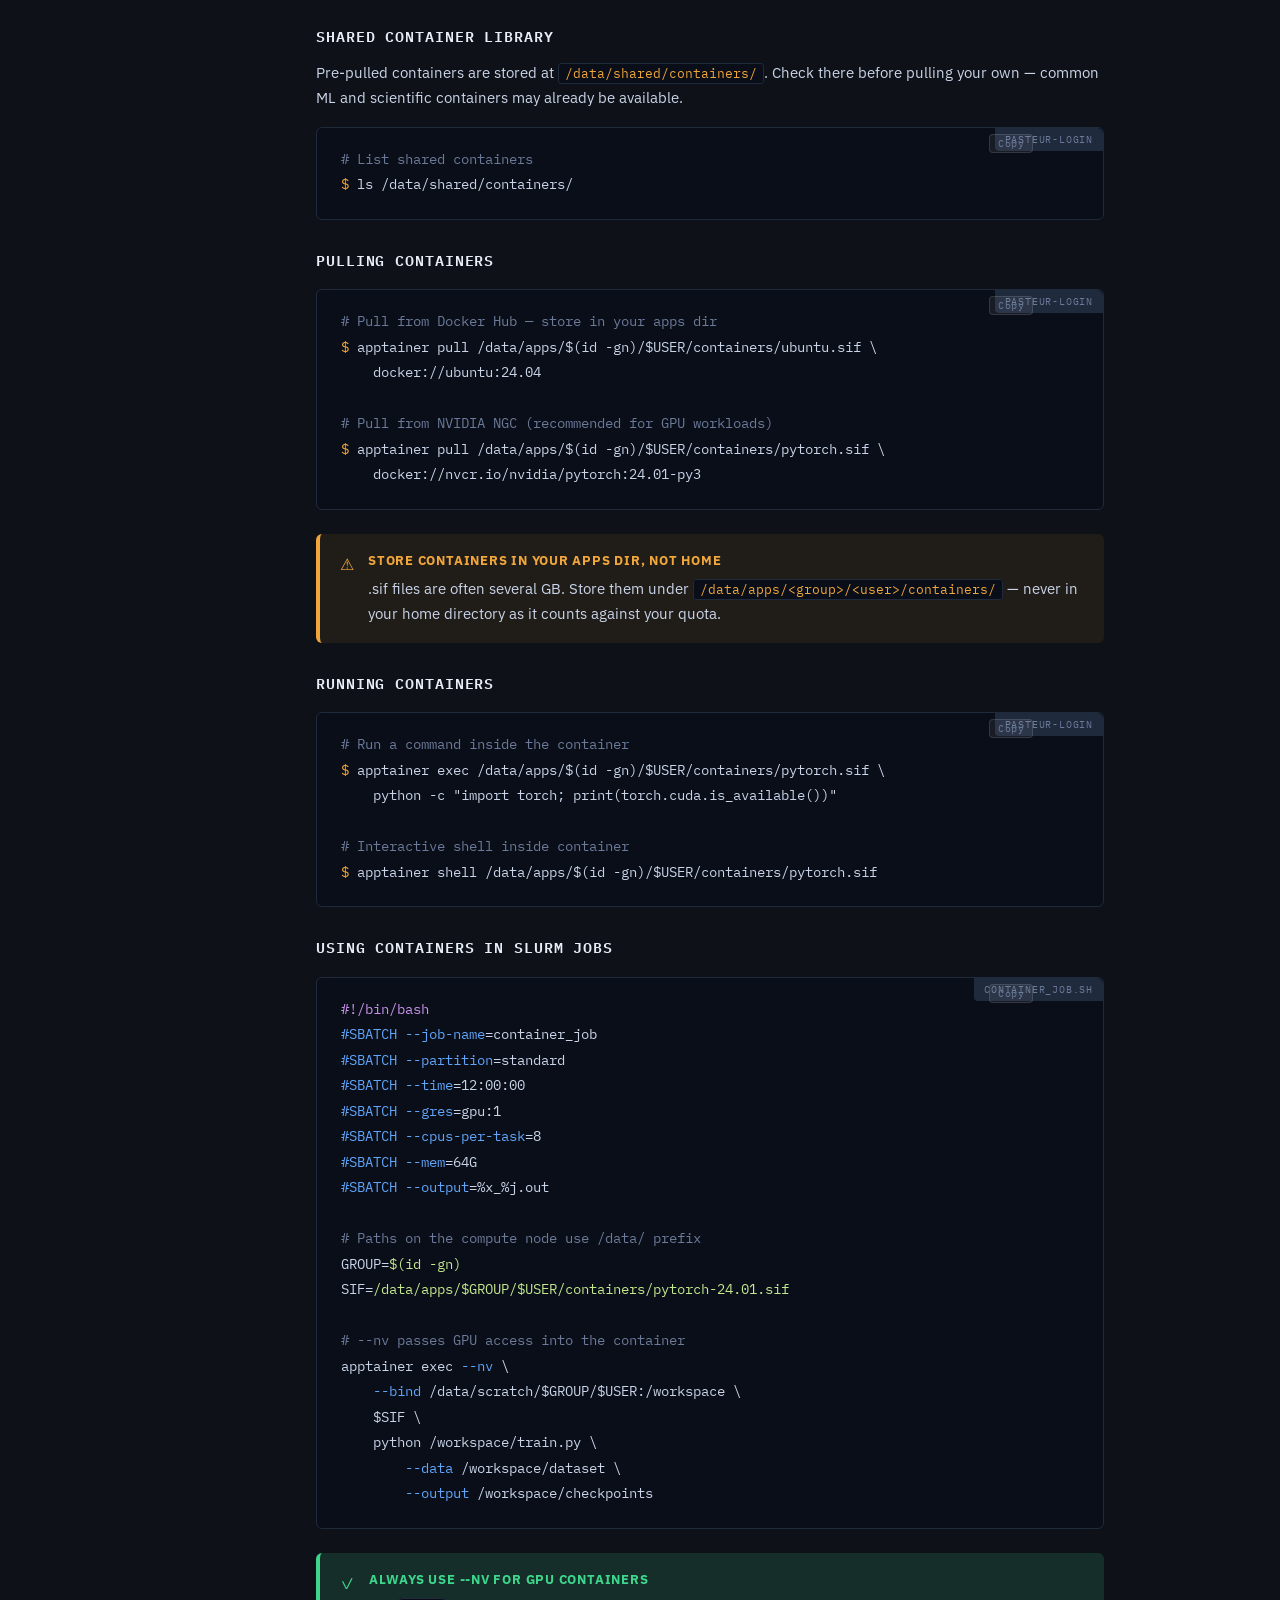
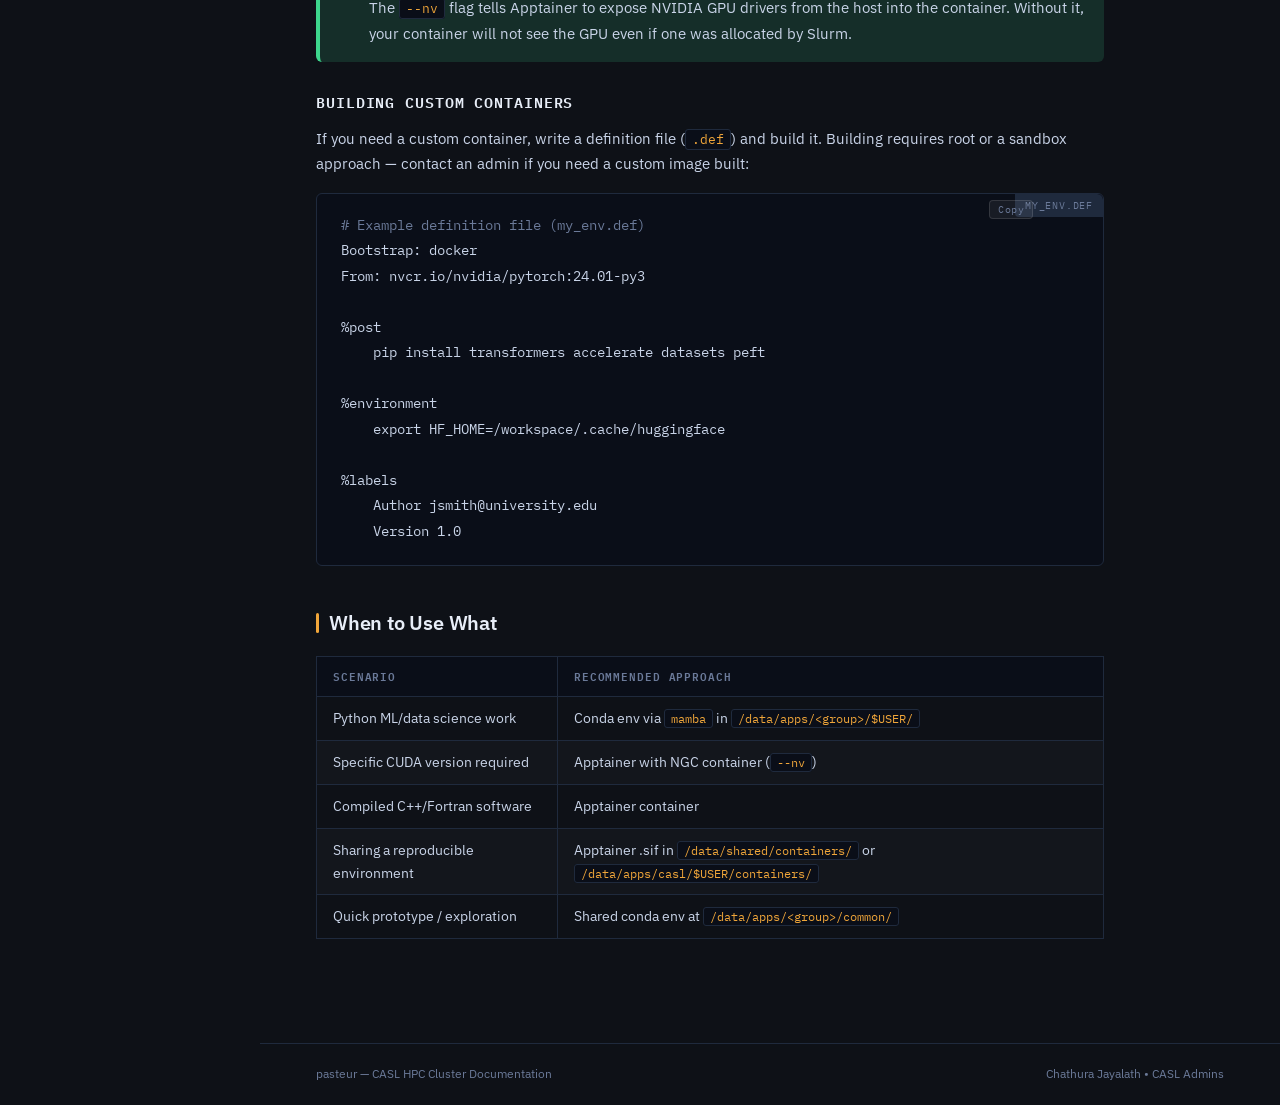
<file: software.html>
<!DOCTYPE html>
<html lang="en">
<head>
  <meta charset="UTF-8">
  <meta name="viewport" content="width=device-width, initial-scale=1.0">
  <title>Software Stack — pasteur</title>
  <link rel="stylesheet" href="css/style.css">
</head>
<body>
<div class="layout">

  <nav class="sidebar" id="sidebar">
    <div class="sidebar-brand">
      <div class="cluster-name">pasteur</div>
      <div class="subtitle">CASL HPC Cluster</div>
      <div class="org-tag">CASL &bull; Complex Adaptive Systems Lab</div>
    </div>
    <div class="sidebar-nav">
      <div class="nav-section">
        <div class="nav-section-label">Overview</div>
        <a class="nav-link" href="index.html"><span class="icon">⌂</span> Home</a>
        <a class="nav-link" href="getting-started.html"><span class="icon">▶</span> Getting Started</a>
      </div>
      <div class="nav-section">
        <div class="nav-section-label">Storage</div>
        <a class="nav-link" href="storage.html"><span class="icon">◈</span> Storage Layout</a>
      </div>
      <div class="nav-section">
        <div class="nav-section-label">Jobs</div>
        <a class="nav-link" href="slurm.html"><span class="icon">⚙</span> Slurm &amp; Scheduling</a>
        <a class="nav-link" href="gpu-jobs.html"><span class="icon">▣</span> GPU Jobs</a>
      </div>
      <div class="nav-section">
        <div class="nav-section-label">Software</div>
        <a class="nav-link" href="software.html"><span class="icon">⬡</span> Software Stack</a>
      </div>
    </div>
    <div class="sidebar-footer">
      <div class="version">v1.0 &mdash; pasteur</div>
      <div style="margin-top:4px;">Ubuntu 24.04 LTS &bull; Slurm</div>
    </div>
  </nav>

  <div class="overlay" id="overlay"></div>

  <div class="main">
    <div class="topbar">
      <div style="display:flex;align-items:center;gap:12px;">
        <button class="hamburger" id="hamburger">☰</button>
        <div class="topbar-breadcrumb">pasteur / <span>Software Stack</span></div>
      </div>
      <div class="topbar-right">
        <span class="badge badge-green">● Online</span>
      </div>
    </div>

    <div class="content">
      <div class="page-header">
        <h1>Software Stack</h1>
        <p class="lead">pasteur provides two primary software deployment mechanisms: <strong>Miniforge / Mamba</strong> for conda-based Python environments, and <strong>Apptainer</strong> for container-based reproducible workloads.</p>
        <div class="meta">
          <span class="badge chip chip-amber">Miniforge 3</span>
          <span class="badge chip chip-blue">Apptainer 1.4.5</span>
        </div>
      </div>

      <!-- ═══════════════════════════════════════════════ -->
      <!-- CONDA / MINIFORGE                               -->
      <!-- ═══════════════════════════════════════════════ -->
      <h2>Conda / Miniforge</h2>
      <p>pasteur uses <strong>Miniforge</strong> — a minimal conda installer with the <code>conda-forge</code> channel pre-configured. The faster <strong>mamba</strong> solver is included and is the recommended way to create and install packages.</p>

      <p>Miniforge is installed at <code>/opt/miniforge3</code> and is available on both pasteur-login and the compute node. It is mounted read-only on the login VM via NFS.</p>

      <h3>Activation</h3>
      <p>Conda is activated automatically when you log in. If for any reason it isn't, initialize it manually:</p>

      <pre><code><span class="comment"># Conda is auto-loaded via /etc/profile.d/miniforge.sh</span>
<span class="comment"># Verify it's available:</span>
<span class="prompt">$ </span>conda --version
<span class="output">conda 26.1.0</span>

<span class="prompt">$ </span>mamba --version
<span class="output">mamba 1.x.x</span>

<span class="comment"># If not available, source manually:</span>
<span class="prompt">$ </span>source /opt/miniforge3/etc/profile.d/conda.sh</code><span class="cmd-label">pasteur-login</span></pre>

      <h3>Creating Environments</h3>
      <p>Always create personal environments under <code>/data/apps/&lt;group&gt;/&lt;username&gt;/</code> — not in <code>/opt/miniforge3</code> (which is read-only) and not in your home directory (counts against quota).</p>

      <pre><code><span class="comment"># Create a new environment (use mamba, not conda — it's faster)</span>
<span class="prompt">$ </span>mamba create <span class="flag">--prefix</span> /data/apps/$(id -gn)/$USER/my-env python=3.11
<span class="output">  ... solving environment ...</span>
<span class="output">  ... downloading packages ...</span>

<span class="comment"># Activate it</span>
<span class="prompt">$ </span>conda activate /data/apps/$(id -gn)/$USER/my-env
<span class="output">(/data/apps/casl/jsmith/my-env) $ </span>

<span class="comment"># Install packages</span>
<span class="prompt">$ </span>mamba install numpy pandas scikit-learn matplotlib jupyter

<span class="comment"># Install PyTorch with CUDA (H200 is CUDA 12.x compatible)</span>
<span class="prompt">$ </span>mamba install pytorch torchvision torchaudio pytorch-cuda=12.1 <span class="flag">-c</span> pytorch <span class="flag">-c</span> nvidia

<span class="comment"># Install from pip inside an active mamba env</span>
<span class="prompt">$ </span>pip install transformers accelerate datasets</code><span class="cmd-label">pasteur-login</span></pre>

      <h3>Using Environments in Job Scripts</h3>
      <pre><code><span class="kw">#!/bin/bash</span>
<span class="flag">#SBATCH --job-name</span>=ml_train
<span class="flag">#SBATCH --partition</span>=standard
<span class="flag">#SBATCH --gres</span>=gpu:1
<span class="comment"># ... other SBATCH options ...</span>

GROUP=<span class="str">$(id -gn)</span>

<span class="comment"># Always source conda before activating in a batch job</span>
source /opt/miniforge3/etc/profile.d/conda.sh
conda activate <span class="str">/data/apps/$GROUP/$USER/torch-env</span>

<span class="comment"># Confirm environment</span>
echo "Python: $(which python)"
echo "PyTorch: $(python -c 'import torch; print(torch.__version__)')"

python train.py</code><span class="cmd-label">job.sh</span></pre>

      <h3>Shared Lab Environments</h3>
      <p>Admins may maintain shared conda environments under <code>/data/apps/&lt;group&gt;/common/</code> for commonly used packages. These are read-only and available to all users in the group without any setup.</p>

      <pre><code><span class="comment"># List shared environments</span>
<span class="prompt">$ </span>ls /data/apps/$(id -gn)/common/

<span class="comment"># Activate a shared env</span>
<span class="prompt">$ </span>conda activate /data/apps/$(id -gn)/common/&lt;env-name&gt;

<span class="comment"># Do NOT install packages into shared envs — they are read-only.</span>
<span class="comment"># Clone one to your space if you need to modify it:</span>
<span class="prompt">$ </span>mamba create <span class="flag">--prefix</span> /data/apps/$(id -gn)/$USER/my-clone \
           <span class="flag">--clone</span> /data/apps/$(id -gn)/common/&lt;env-name&gt;</code><span class="cmd-label">pasteur-login</span></pre>

      <h3>Useful Conda Commands</h3>
      <div class="table-wrap">
        <table>
          <thead><tr><th>Task</th><th>Command</th></tr></thead>
          <tbody>
            <tr><td>List your environments</td><td><code>conda env list</code></td></tr>
            <tr><td>List installed packages</td><td><code>conda list</code></td></tr>
            <tr><td>Update all packages</td><td><code>mamba update --all</code></td></tr>
            <tr><td>Export environment</td><td><code>conda env export &gt; env.yml</code></td></tr>
            <tr><td>Recreate from file</td><td><code>mamba env create --prefix /data/apps/$(id -gn)/$USER/env -f env.yml</code></td></tr>
            <tr><td>Delete environment</td><td><code>conda env remove --prefix /data/apps/$(id -gn)/$USER/env</code></td></tr>
            <tr><td>Search for package</td><td><code>mamba search package-name</code></td></tr>
          </tbody>
        </table>
      </div>

      <!-- ═══════════════════════════════════════════════ -->
      <!-- APPTAINER                                        -->
      <!-- ═══════════════════════════════════════════════ -->
      <h2>Apptainer Containers</h2>
      <p>Apptainer (formerly Singularity) v1.4.5 is installed on pasteur. Containers give you a completely reproducible software environment — useful for workflows that depend on specific system libraries, CUDA versions, or external software stacks (e.g., GROMACS, OpenFOAM, pre-built NGC images).</p>

      <div class="callout callout-info">
        <span class="callout-icon">ℹ</span>
        <div class="callout-body">
          <strong>Apptainer vs Docker</strong>
          HPC clusters don't run Docker (it requires root). Apptainer achieves the same reproducibility without root access. It can also directly convert Docker Hub and NGC images to <code>.sif</code> format.
        </div>
      </div>

      <h3>Shared Container Library</h3>
      <p>Pre-pulled containers are stored at <code>/data/shared/containers/</code>. Check there before pulling your own — common ML and scientific containers may already be available.</p>

      <pre><code><span class="comment"># List shared containers</span>
<span class="prompt">$ </span>ls /data/shared/containers/</code><span class="cmd-label">pasteur-login</span></pre>

      <h3>Pulling Containers</h3>
      <pre><code><span class="comment"># Pull from Docker Hub — store in your apps dir</span>
<span class="prompt">$ </span>apptainer pull /data/apps/$(id -gn)/$USER/containers/ubuntu.sif \
    docker://ubuntu:24.04

<span class="comment"># Pull from NVIDIA NGC (recommended for GPU workloads)</span>
<span class="prompt">$ </span>apptainer pull /data/apps/$(id -gn)/$USER/containers/pytorch.sif \
    docker://nvcr.io/nvidia/pytorch:24.01-py3</code><span class="cmd-label">pasteur-login</span></pre>

      <div class="callout callout-warning">
        <span class="callout-icon">⚠</span>
        <div class="callout-body">
          <strong>Store containers in your apps dir, not home</strong>
          .sif files are often several GB. Store them under <code>/data/apps/&lt;group&gt;/&lt;user&gt;/containers/</code> — never in your home directory as it counts against your quota.
        </div>
      </div>

      <h3>Running Containers</h3>
      <pre><code><span class="comment"># Run a command inside the container</span>
<span class="prompt">$ </span>apptainer exec /data/apps/$(id -gn)/$USER/containers/pytorch.sif \
    python -c "import torch; print(torch.cuda.is_available())"

<span class="comment"># Interactive shell inside container</span>
<span class="prompt">$ </span>apptainer shell /data/apps/$(id -gn)/$USER/containers/pytorch.sif</code><span class="cmd-label">pasteur-login</span></pre>

      <h3>Using Containers in Slurm Jobs</h3>
      <pre><code><span class="kw">#!/bin/bash</span>
<span class="flag">#SBATCH --job-name</span>=container_job
<span class="flag">#SBATCH --partition</span>=standard
<span class="flag">#SBATCH --time</span>=12:00:00
<span class="flag">#SBATCH --gres</span>=gpu:1
<span class="flag">#SBATCH --cpus-per-task</span>=8
<span class="flag">#SBATCH --mem</span>=64G
<span class="flag">#SBATCH --output</span>=%x_%j.out

<span class="comment"># Paths on the compute node use /data/ prefix</span>
GROUP=<span class="str">$(id -gn)</span>
SIF=<span class="str">/data/apps/$GROUP/$USER/containers/pytorch-24.01.sif</span>

<span class="comment"># --nv passes GPU access into the container</span>
apptainer exec <span class="flag">--nv</span> \
    <span class="flag">--bind</span> /data/scratch/$GROUP/$USER:/workspace \
    $SIF \
    python /workspace/train.py \
        <span class="flag">--data</span> /workspace/dataset \
        <span class="flag">--output</span> /workspace/checkpoints</code><span class="cmd-label">container_job.sh</span></pre>

      <div class="callout callout-success">
        <span class="callout-icon">✓</span>
        <div class="callout-body">
          <strong>Always use --nv for GPU containers</strong>
          The <code>--nv</code> flag tells Apptainer to expose NVIDIA GPU drivers from the host into the container. Without it, your container will not see the GPU even if one was allocated by Slurm.
        </div>
      </div>

      <h3>Building Custom Containers</h3>
      <p>If you need a custom container, write a definition file (<code>.def</code>) and build it. Building requires root or a sandbox approach — contact an admin if you need a custom image built:</p>

      <pre><code><span class="comment"># Example definition file (my_env.def)</span>
Bootstrap: docker
From: nvcr.io/nvidia/pytorch:24.01-py3

%post
    pip install transformers accelerate datasets peft

%environment
    export HF_HOME=/workspace/.cache/huggingface

%labels
    Author jsmith@university.edu
    Version 1.0</code><span class="cmd-label">my_env.def</span></pre>

      <!-- Summary table -->
      <h2>When to Use What</h2>
      <div class="table-wrap">
        <table>
          <thead>
            <tr>
              <th>Scenario</th>
              <th>Recommended approach</th>
            </tr>
          </thead>
          <tbody>
            <tr>
              <td>Python ML/data science work</td>
              <td>Conda env via <code>mamba</code> in <code>/data/apps/&lt;group&gt;/$USER/</code></td>
            </tr>
            <tr>
              <td>Specific CUDA version required</td>
              <td>Apptainer with NGC container (<code>--nv</code>)</td>
            </tr>
            <tr>
              <td>Compiled C++/Fortran software</td>
              <td>Apptainer container</td>
            </tr>
            <tr>
              <td>Sharing a reproducible environment</td>
              <td>Apptainer .sif in <code>/data/shared/containers/</code> or <code>/data/apps/casl/$USER/containers/</code></td>
            </tr>
            <tr>
              <td>Quick prototype / exploration</td>
              <td>Shared conda env at <code>/data/apps/&lt;group&gt;/common/</code></td>
            </tr>
          </tbody>
        </table>
      </div>

    </div>
    <footer class="page-footer">
      <span>pasteur — CASL HPC Cluster Documentation</span>
      <span><a href="https://github.com/deamonpog" target="_blank">Chathura Jayalath</a> &bull; CASL Admins</span>
    </footer>
  </div>
</div>
<script src="js/main.js"></script>
</body>
</html>
</file>
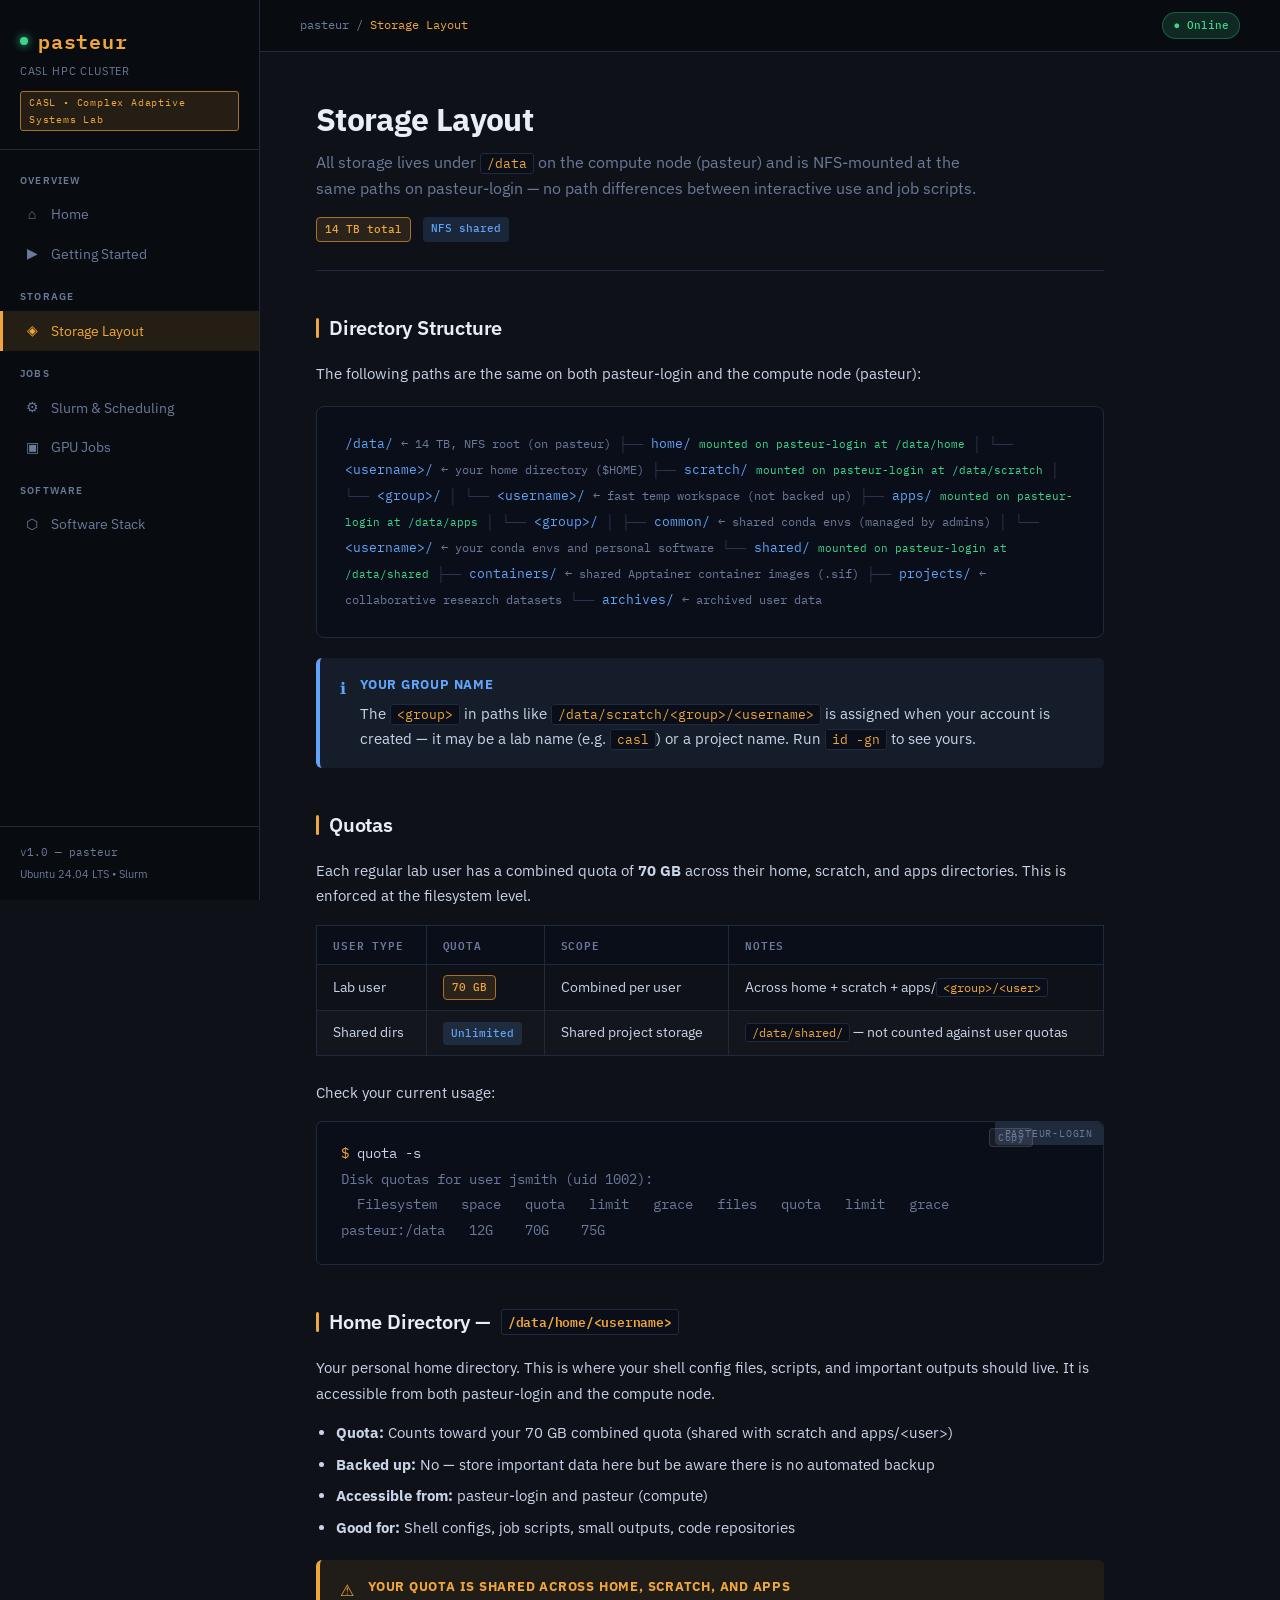
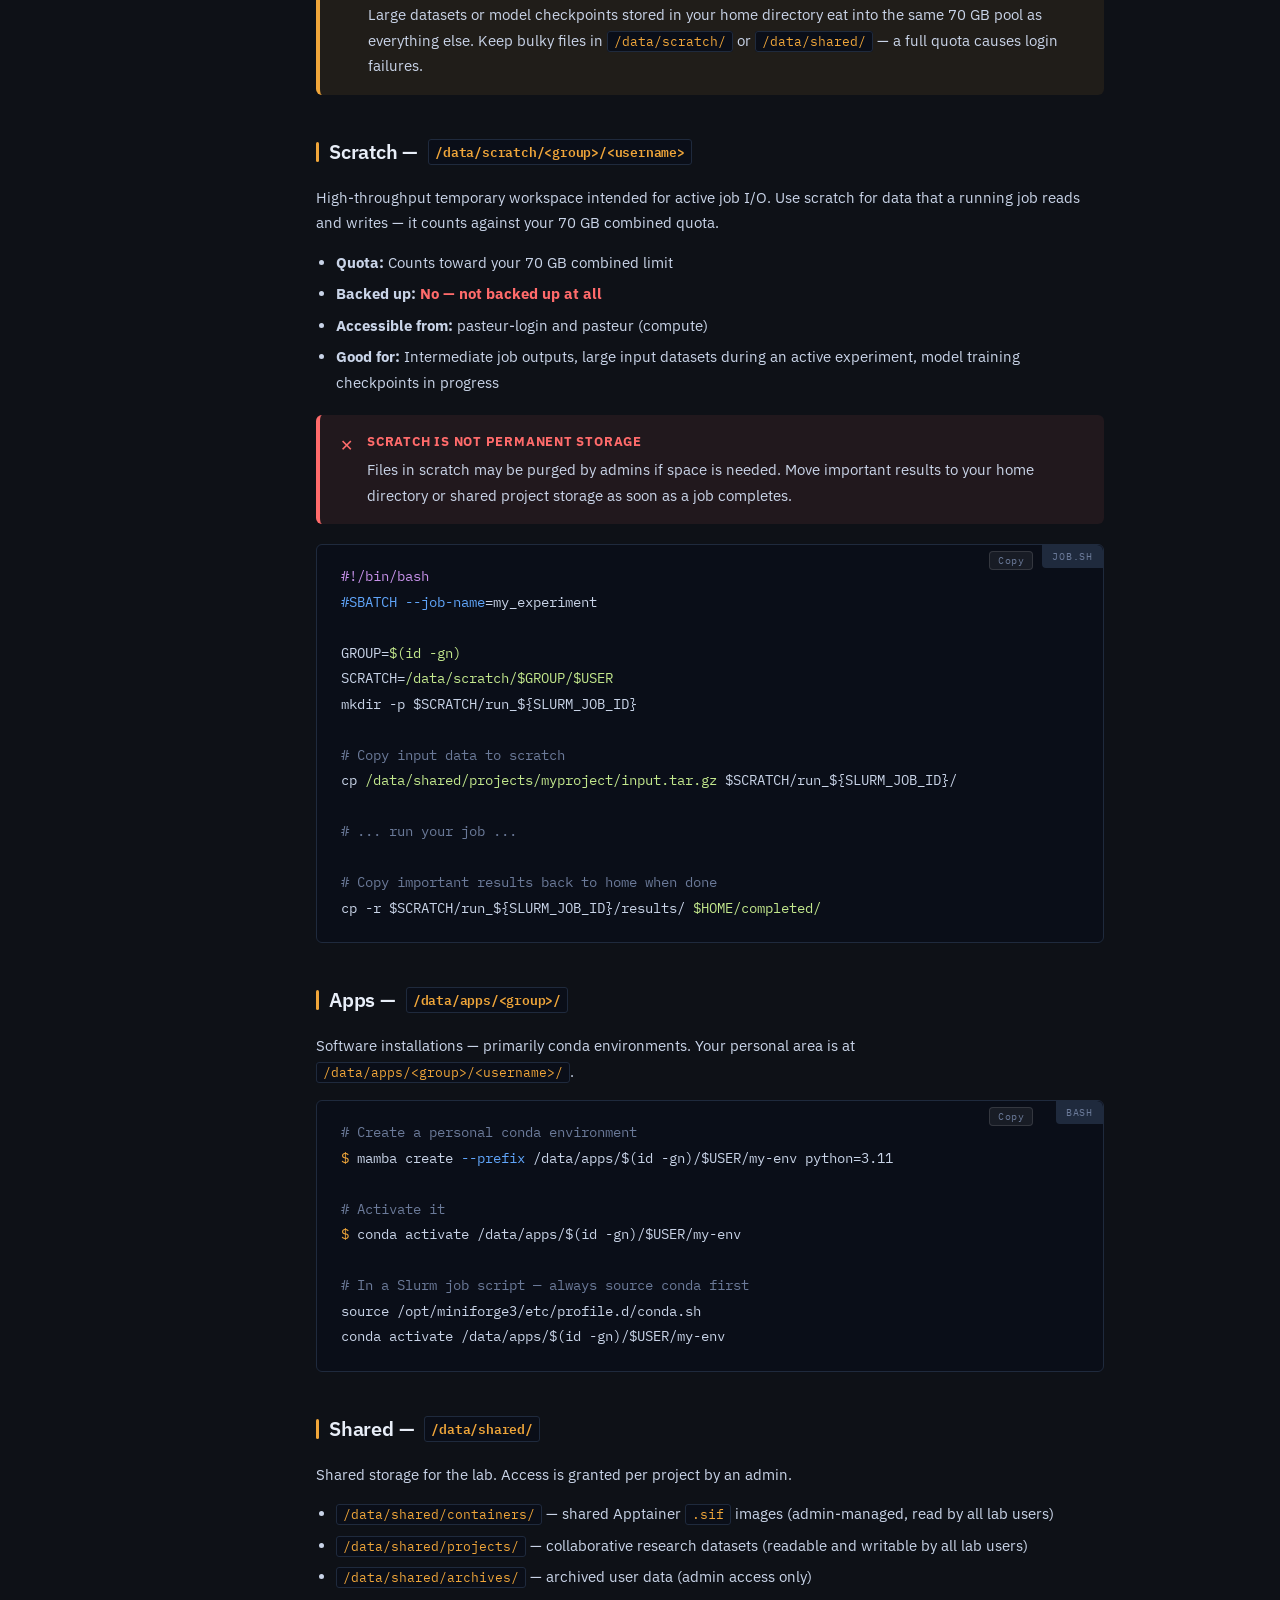
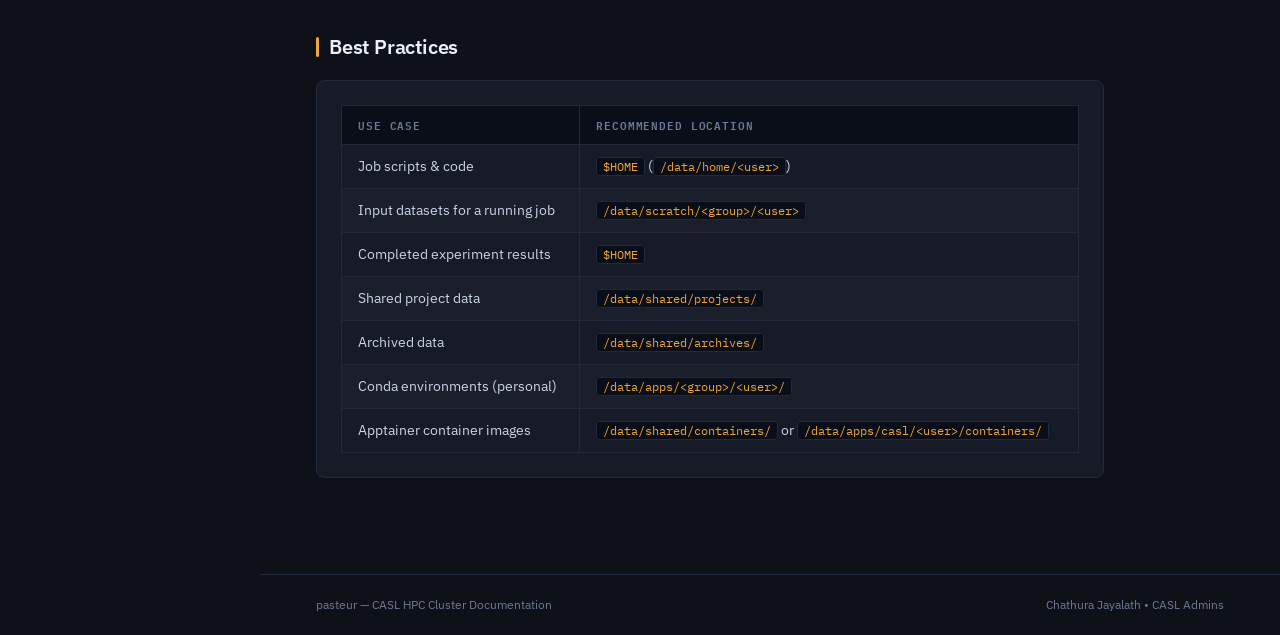
<file: storage.html>
<!DOCTYPE html>
<html lang="en">
<head>
  <meta charset="UTF-8">
  <meta name="viewport" content="width=device-width, initial-scale=1.0">
  <title>Storage Layout — pasteur</title>
  <link rel="stylesheet" href="css/style.css">
</head>
<body>
<div class="layout">

  <nav class="sidebar" id="sidebar">
    <div class="sidebar-brand">
      <div class="cluster-name">pasteur</div>
      <div class="subtitle">CASL HPC Cluster</div>
      <div class="org-tag">CASL &bull; Complex Adaptive Systems Lab</div>
    </div>
    <div class="sidebar-nav">
      <div class="nav-section">
        <div class="nav-section-label">Overview</div>
        <a class="nav-link" href="index.html"><span class="icon">⌂</span> Home</a>
        <a class="nav-link" href="getting-started.html"><span class="icon">▶</span> Getting Started</a>
      </div>
      <div class="nav-section">
        <div class="nav-section-label">Storage</div>
        <a class="nav-link" href="storage.html"><span class="icon">◈</span> Storage Layout</a>
      </div>
      <div class="nav-section">
        <div class="nav-section-label">Jobs</div>
        <a class="nav-link" href="slurm.html"><span class="icon">⚙</span> Slurm &amp; Scheduling</a>
        <a class="nav-link" href="gpu-jobs.html"><span class="icon">▣</span> GPU Jobs</a>
      </div>
      <div class="nav-section">
        <div class="nav-section-label">Software</div>
        <a class="nav-link" href="software.html"><span class="icon">⬡</span> Software Stack</a>
      </div>
    </div>
    <div class="sidebar-footer">
      <div class="version">v1.0 &mdash; pasteur</div>
      <div style="margin-top:4px;">Ubuntu 24.04 LTS &bull; Slurm</div>
    </div>
  </nav>

  <div class="overlay" id="overlay"></div>

  <div class="main">
    <div class="topbar">
      <div style="display:flex;align-items:center;gap:12px;">
        <button class="hamburger" id="hamburger">☰</button>
        <div class="topbar-breadcrumb">pasteur / <span>Storage Layout</span></div>
      </div>
      <div class="topbar-right">
        <span class="badge badge-green">● Online</span>
      </div>
    </div>

    <div class="content">
      <div class="page-header">
        <h1>Storage Layout</h1>
        <p class="lead">All storage lives under <code>/data</code> on the compute node (pasteur) and is NFS-mounted at the same paths on pasteur-login — no path differences between interactive use and job scripts.</p>
        <div class="meta">
          <span class="badge chip chip-amber">14 TB total</span>
          <span class="badge chip chip-blue">NFS shared</span>
        </div>
      </div>

      <!-- Filesystem tree -->
      <h2>Directory Structure</h2>
      <p>The following paths are the same on both pasteur-login and the compute node (pasteur):</p>

      <div class="fs-tree">
<span class="dir">/data/</span>                                    <span class="desc">← 14 TB, NFS root (on pasteur)</span>
<span class="tree">├── </span><span class="dir">home/</span>                               <span class="mount">mounted on pasteur-login at /data/home</span>
<span class="tree">│   └── </span><span class="dir">&lt;username&gt;/</span>                   <span class="desc">← your home directory ($HOME)</span>
<span class="tree">├── </span><span class="dir">scratch/</span>                            <span class="mount">mounted on pasteur-login at /data/scratch</span>
<span class="tree">│   └── </span><span class="dir">&lt;group&gt;/</span>
<span class="tree">│       └── </span><span class="dir">&lt;username&gt;/</span>               <span class="desc">← fast temp workspace (not backed up)</span>
<span class="tree">├── </span><span class="dir">apps/</span>                               <span class="mount">mounted on pasteur-login at /data/apps</span>
<span class="tree">│   └── </span><span class="dir">&lt;group&gt;/</span>
<span class="tree">│       ├── </span><span class="dir">common/</span>                   <span class="desc">← shared conda envs (managed by admins)</span>
<span class="tree">│       └── </span><span class="dir">&lt;username&gt;/</span>               <span class="desc">← your conda envs and personal software</span>
<span class="tree">└── </span><span class="dir">shared/</span>                             <span class="mount">mounted on pasteur-login at /data/shared</span>
<span class="tree">    ├── </span><span class="dir">containers/</span>                   <span class="desc">← shared Apptainer container images (.sif)</span>
<span class="tree">    ├── </span><span class="dir">projects/</span>                     <span class="desc">← collaborative research datasets</span>
<span class="tree">    └── </span><span class="dir">archives/</span>                     <span class="desc">← archived user data</span>
      </div>

      <div class="callout callout-info">
        <span class="callout-icon">ℹ</span>
        <div class="callout-body">
          <strong>Your group name</strong>
          The <code>&lt;group&gt;</code> in paths like <code>/data/scratch/&lt;group&gt;/&lt;username&gt;</code> is assigned when your account is created — it may be a lab name (e.g. <code>casl</code>) or a project name. Run <code>id -gn</code> to see yours.
        </div>
      </div>

      <!-- Quota table -->
      <h2>Quotas</h2>
      <p>Each regular lab user has a combined quota of <strong>70 GB</strong> across their home, scratch, and apps directories. This is enforced at the filesystem level.</p>

      <div class="table-wrap">
        <table>
          <thead>
            <tr>
              <th>User Type</th>
              <th>Quota</th>
              <th>Scope</th>
              <th>Notes</th>
            </tr>
          </thead>
          <tbody>
            <tr>
              <td>Lab user</td>
              <td><span class="chip chip-amber">70 GB</span></td>
              <td>Combined per user</td>
              <td>Across home + scratch + apps/<code>&lt;group&gt;/&lt;user&gt;</code></td>
            </tr>
            <tr>
              <td>Shared dirs</td>
              <td><span class="chip chip-blue">Unlimited</span></td>
              <td>Shared project storage</td>
              <td><code>/data/shared/</code> — not counted against user quotas</td>
            </tr>
          </tbody>
        </table>
      </div>

      <p>Check your current usage:</p>
      <pre><code><span class="prompt">$ </span>quota -s
<span class="output">Disk quotas for user jsmith (uid 1002):</span>
<span class="output">  Filesystem   space   quota   limit   grace   files   quota   limit   grace</span>
<span class="output">pasteur:/data   12G    70G    75G</span></code><span class="cmd-label">pasteur-login</span></pre>

      <!-- Home dir -->
      <h2>Home Directory — <code>/data/home/&lt;username&gt;</code></h2>
      <p>Your personal home directory. This is where your shell config files, scripts, and important outputs should live. It is accessible from both pasteur-login and the compute node.</p>
      <ul>
        <li><strong>Quota:</strong> Counts toward your 70 GB combined quota (shared with scratch and apps/&lt;user&gt;)</li>
        <li><strong>Backed up:</strong> No — store important data here but be aware there is no automated backup</li>
        <li><strong>Accessible from:</strong> pasteur-login and pasteur (compute)</li>
        <li><strong>Good for:</strong> Shell configs, job scripts, small outputs, code repositories</li>
      </ul>

      <div class="callout callout-warning">
        <span class="callout-icon">⚠</span>
        <div class="callout-body">
          <strong>Your quota is shared across home, scratch, and apps</strong>
          Large datasets or model checkpoints stored in your home directory eat into the same 70 GB pool as everything else. Keep bulky files in <code>/data/scratch/</code> or <code>/data/shared/</code> — a full quota causes login failures.
        </div>
      </div>

      <!-- Scratch -->
      <h2>Scratch — <code>/data/scratch/&lt;group&gt;/&lt;username&gt;</code></h2>
      <p>High-throughput temporary workspace intended for active job I/O. Use scratch for data that a running job reads and writes — it counts against your 70 GB combined quota.</p>
      <ul>
        <li><strong>Quota:</strong> Counts toward your 70 GB combined limit</li>
        <li><strong>Backed up:</strong> <strong style="color:var(--red);">No — not backed up at all</strong></li>
        <li><strong>Accessible from:</strong> pasteur-login and pasteur (compute)</li>
        <li><strong>Good for:</strong> Intermediate job outputs, large input datasets during an active experiment, model training checkpoints in progress</li>
      </ul>

      <div class="callout callout-danger">
        <span class="callout-icon">✕</span>
        <div class="callout-body">
          <strong>Scratch is not permanent storage</strong>
          Files in scratch may be purged by admins if space is needed. Move important results to your home directory or shared project storage as soon as a job completes.
        </div>
      </div>

      <pre><code><span class="kw">#!/bin/bash</span>
<span class="flag">#SBATCH --job-name</span>=my_experiment

GROUP=<span class="str">$(id -gn)</span>
SCRATCH=<span class="str">/data/scratch/$GROUP/$USER</span>
mkdir -p $SCRATCH/run_${SLURM_JOB_ID}

<span class="comment"># Copy input data to scratch</span>
cp <span class="str">/data/shared/projects/myproject/input.tar.gz</span> $SCRATCH/run_${SLURM_JOB_ID}/

<span class="comment"># ... run your job ...</span>

<span class="comment"># Copy important results back to home when done</span>
cp -r $SCRATCH/run_${SLURM_JOB_ID}/results/ <span class="str">$HOME/completed/</span></code><span class="cmd-label">job.sh</span></pre>

      <!-- Apps -->
      <h2>Apps — <code>/data/apps/&lt;group&gt;/</code></h2>
      <p>Software installations — primarily conda environments. Your personal area is at <code>/data/apps/&lt;group&gt;/&lt;username&gt;/</code>.</p>

      <pre><code><span class="comment"># Create a personal conda environment</span>
<span class="prompt">$ </span>mamba create <span class="flag">--prefix</span> /data/apps/$(id -gn)/$USER/my-env python=3.11

<span class="comment"># Activate it</span>
<span class="prompt">$ </span>conda activate /data/apps/$(id -gn)/$USER/my-env

<span class="comment"># In a Slurm job script — always source conda first</span>
source /opt/miniforge3/etc/profile.d/conda.sh
conda activate /data/apps/$(id -gn)/$USER/my-env</code><span class="cmd-label">bash</span></pre>

      <!-- Shared -->
      <h2>Shared — <code>/data/shared/</code></h2>
      <p>Shared storage for the lab. Access is granted per project by an admin.</p>
      <ul>
        <li><code>/data/shared/containers/</code> — shared Apptainer <code>.sif</code> images (admin-managed, read by all lab users)</li>
        <li><code>/data/shared/projects/</code> — collaborative research datasets (readable and writable by all lab users)</li>
        <li><code>/data/shared/archives/</code> — archived user data (admin access only)</li>
      </ul>

      <!-- Best practices -->
      <h2>Best Practices</h2>
      <div class="card">
        <div class="table-wrap" style="margin:0;">
          <table>
            <thead><tr><th>Use case</th><th>Recommended location</th></tr></thead>
            <tbody>
              <tr><td>Job scripts &amp; code</td><td><code>$HOME</code> (<code>/data/home/&lt;user&gt;</code>)</td></tr>
              <tr><td>Input datasets for a running job</td><td><code>/data/scratch/&lt;group&gt;/&lt;user&gt;</code></td></tr>
              <tr><td>Completed experiment results</td><td><code>$HOME</code></td></tr>
              <tr><td>Shared project data</td><td><code>/data/shared/projects/</code></td></tr>
              <tr><td>Archived data</td><td><code>/data/shared/archives/</code></td></tr>
              <tr><td>Conda environments (personal)</td><td><code>/data/apps/&lt;group&gt;/&lt;user&gt;/</code></td></tr>
              <tr><td>Apptainer container images</td><td><code>/data/shared/containers/</code> or <code>/data/apps/casl/&lt;user&gt;/containers/</code></td></tr>
            </tbody>
          </table>
        </div>
      </div>

    </div>
    <footer class="page-footer">
      <span>pasteur — CASL HPC Cluster Documentation</span>
      <span><a href="https://github.com/deamonpog" target="_blank">Chathura Jayalath</a> &bull; CASL Admins</span>
    </footer>
  </div>
</div>
<script src="js/main.js"></script>
</body>
</html>
</file>
<file: css/style.css>
@import url('https://fonts.googleapis.com/css2?family=IBM+Plex+Mono:wght@400;500;600&family=IBM+Plex+Sans:ital,wght@0,300;0,400;0,500;0,600;0,700;1,400&display=swap');

/* ── Reset & Variables ─────────────────────────────── */
*, *::before, *::after { box-sizing: border-box; margin: 0; padding: 0; }

:root {
  --bg:         #0e1117;
  --bg-sidebar: #080b10;
  --bg-card:    #161b27;
  --bg-code:    #0a0e18;
  --border:     #1f2a3d;
  --border-2:   #2a3650;

  --text:       #c9d4e8;
  --text-dim:   #6b7a99;
  --text-head:  #e8eef8;

  --amber:      #f0a63a;
  --amber-dim:  #a8712a;
  --amber-glow: rgba(240,166,58,0.12);
  --green:      #3dd68c;
  --green-dim:  rgba(61,214,140,0.15);
  --red:        #ff6b6b;
  --blue:       #60a5fa;

  --sidebar-w: 260px;
  --font-mono: 'IBM Plex Mono', 'Courier New', monospace;
  --font-body: 'IBM Plex Sans', 'Segoe UI', sans-serif;
}

html { scroll-behavior: smooth; }

body {
  font-family: var(--font-body);
  background: var(--bg);
  color: var(--text);
  line-height: 1.7;
  font-size: 15px;
}

a { color: var(--amber); text-decoration: none; }
a:hover { color: #ffd07a; text-decoration: underline; }

/* ── Layout ─────────────────────────────────────────── */
.layout { display: flex; min-height: 100vh; }

/* ── Sidebar ─────────────────────────────────────────── */
.sidebar {
  width: var(--sidebar-w);
  background: var(--bg-sidebar);
  border-right: 1px solid var(--border);
  position: fixed;
  top: 0; left: 0; bottom: 0;
  overflow-y: auto;
  display: flex;
  flex-direction: column;
  z-index: 100;
  transition: transform 0.3s ease;
}

.sidebar-brand {
  padding: 24px 20px 18px;
  border-bottom: 1px solid var(--border);
}

.sidebar-brand .cluster-name {
  font-family: var(--font-mono);
  font-size: 20px;
  font-weight: 600;
  color: var(--amber);
  letter-spacing: 0.04em;
  display: flex;
  align-items: center;
  gap: 10px;
}

.sidebar-brand .cluster-name::before {
  content: '';
  display: inline-block;
  width: 8px; height: 8px;
  background: var(--green);
  border-radius: 50%;
  box-shadow: 0 0 8px var(--green);
  animation: pulse 2s infinite;
}

@keyframes pulse {
  0%, 100% { opacity: 1; }
  50% { opacity: 0.4; }
}

.sidebar-brand .subtitle {
  font-size: 11px;
  color: var(--text-dim);
  margin-top: 4px;
  letter-spacing: 0.06em;
  text-transform: uppercase;
}

.sidebar-brand .org-tag {
  display: inline-block;
  margin-top: 10px;
  padding: 2px 8px;
  background: var(--amber-glow);
  border: 1px solid var(--amber-dim);
  border-radius: 3px;
  font-family: var(--font-mono);
  font-size: 10px;
  color: var(--amber);
  letter-spacing: 0.08em;
}

.sidebar-nav { padding: 16px 0; flex: 1; }

.nav-section {
  margin-bottom: 8px;
}

.nav-section-label {
  padding: 6px 20px;
  font-size: 10px;
  font-weight: 600;
  letter-spacing: 0.12em;
  text-transform: uppercase;
  color: var(--text-dim);
}

.nav-link {
  display: flex;
  align-items: center;
  gap: 10px;
  padding: 8px 20px;
  color: var(--text-dim);
  font-size: 13.5px;
  border-left: 3px solid transparent;
  transition: all 0.15s;
}

.nav-link:hover {
  color: var(--text);
  background: rgba(255,255,255,0.04);
  text-decoration: none;
}

.nav-link.active {
  color: var(--amber);
  background: var(--amber-glow);
  border-left-color: var(--amber);
}

.nav-link .icon { font-size: 14px; width: 18px; text-align: center; }

.sidebar-footer {
  padding: 16px 20px;
  border-top: 1px solid var(--border);
  font-size: 11px;
  color: var(--text-dim);
}

.sidebar-footer .version {
  font-family: var(--font-mono);
  color: var(--text-dim);
}

/* ── Main content ────────────────────────────────────── */
.main {
  margin-left: var(--sidebar-w);
  flex: 1;
  min-height: 100vh;
  display: flex;
  flex-direction: column;
}

.topbar {
  background: var(--bg-sidebar);
  border-bottom: 1px solid var(--border);
  padding: 12px 40px;
  display: flex;
  align-items: center;
  justify-content: space-between;
  position: sticky;
  top: 0;
  z-index: 50;
}

.topbar-breadcrumb {
  font-family: var(--font-mono);
  font-size: 12px;
  color: var(--text-dim);
}

.topbar-breadcrumb span { color: var(--amber); }

.topbar-right {
  display: flex;
  align-items: center;
  gap: 16px;
  font-size: 12px;
  color: var(--text-dim);
}

.badge {
  display: inline-flex;
  align-items: center;
  gap: 5px;
  padding: 3px 10px;
  border-radius: 20px;
  font-size: 11px;
  font-family: var(--font-mono);
  font-weight: 500;
}

.badge-green {
  background: var(--green-dim);
  color: var(--green);
  border: 1px solid rgba(61,214,140,0.3);
}

.content {
  padding: 48px 56px 80px;
  max-width: 900px;
}

/* ── Typography ──────────────────────────────────────── */
.page-header {
  margin-bottom: 40px;
  padding-bottom: 28px;
  border-bottom: 1px solid var(--border);
}

.page-header h1 {
  font-size: 32px;
  font-weight: 700;
  color: var(--text-head);
  letter-spacing: -0.02em;
  line-height: 1.2;
}

.page-header .lead {
  margin-top: 12px;
  font-size: 16px;
  color: var(--text-dim);
  line-height: 1.6;
  max-width: 680px;
}

.page-header .meta {
  margin-top: 16px;
  display: flex;
  gap: 12px;
  flex-wrap: wrap;
}

h2 {
  font-size: 20px;
  font-weight: 600;
  color: var(--text-head);
  margin: 40px 0 16px;
  letter-spacing: -0.01em;
  display: flex;
  align-items: center;
  gap: 10px;
}

h2::before {
  content: '';
  display: inline-block;
  width: 3px;
  height: 20px;
  background: var(--amber);
  border-radius: 2px;
}

h3 {
  font-size: 15px;
  font-weight: 600;
  color: var(--text-head);
  margin: 28px 0 10px;
  text-transform: uppercase;
  letter-spacing: 0.06em;
  font-family: var(--font-mono);
}

p { margin-bottom: 14px; color: var(--text); }

ul, ol { padding-left: 20px; margin-bottom: 14px; }
li { margin-bottom: 6px; }

/* ── Code blocks ─────────────────────────────────────── */
pre {
  background: var(--bg-code);
  border: 1px solid var(--border);
  border-radius: 6px;
  padding: 20px 24px;
  overflow-x: auto;
  margin: 16px 0 24px;
  position: relative;
}

pre .cmd-label {
  position: absolute;
  top: 0; right: 0;
  background: var(--border);
  color: var(--text-dim);
  font-size: 10px;
  font-family: var(--font-mono);
  padding: 3px 10px;
  border-radius: 0 6px 0 4px;
  letter-spacing: 0.08em;
  text-transform: uppercase;
}

code {
  font-family: var(--font-mono);
  font-size: 13.5px;
  color: var(--text);
  line-height: 1.7;
}

.comment { color: var(--text-dim); }
.kw      { color: #c792ea; }
.str     { color: #c3e88d; }
.flag    { color: var(--blue); }
.prompt  { color: var(--amber); user-select: none; }
.output  { color: var(--text-dim); }
.hl      { color: var(--green); }

:not(pre) > code {
  background: var(--bg-code);
  border: 1px solid var(--border);
  border-radius: 3px;
  padding: 1px 6px;
  font-size: 13px;
  color: var(--amber);
}

/* ── Cards ───────────────────────────────────────────── */
.card {
  background: var(--bg-card);
  border: 1px solid var(--border);
  border-radius: 8px;
  padding: 24px;
  margin-bottom: 16px;
}

.card-grid {
  display: grid;
  grid-template-columns: repeat(auto-fit, minmax(220px, 1fr));
  gap: 14px;
  margin: 20px 0;
}

.spec-card {
  background: var(--bg-card);
  border: 1px solid var(--border);
  border-radius: 8px;
  padding: 20px;
  position: relative;
  overflow: hidden;
}

.spec-card::before {
  content: '';
  position: absolute;
  top: 0; left: 0; right: 0;
  height: 2px;
  background: linear-gradient(90deg, var(--amber), transparent);
}

.spec-card .spec-label {
  font-size: 10px;
  text-transform: uppercase;
  letter-spacing: 0.1em;
  color: var(--text-dim);
  font-family: var(--font-mono);
  margin-bottom: 6px;
}

.spec-card .spec-value {
  font-family: var(--font-mono);
  font-size: 22px;
  font-weight: 600;
  color: var(--amber);
}

.spec-card .spec-sub {
  font-size: 12px;
  color: var(--text-dim);
  margin-top: 3px;
}

/* ── Callouts ────────────────────────────────────────── */
.callout {
  border-radius: 6px;
  padding: 16px 20px;
  margin: 20px 0;
  border-left: 4px solid;
  display: flex;
  gap: 14px;
  align-items: flex-start;
}

.callout-icon { font-size: 16px; flex-shrink: 0; margin-top: 1px; }
.callout-body { flex: 1; }
.callout-body strong { display: block; margin-bottom: 4px; font-size: 13px; text-transform: uppercase; letter-spacing: 0.06em; }

.callout-warning {
  background: rgba(240,166,58,0.08);
  border-color: var(--amber);
}
.callout-warning .callout-icon { color: var(--amber); }
.callout-warning strong { color: var(--amber); }

.callout-info {
  background: rgba(96,165,250,0.08);
  border-color: var(--blue);
}
.callout-info .callout-icon { color: var(--blue); }
.callout-info strong { color: var(--blue); }

.callout-success {
  background: var(--green-dim);
  border-color: var(--green);
}
.callout-success .callout-icon { color: var(--green); }
.callout-success strong { color: var(--green); }

.callout-danger {
  background: rgba(255,107,107,0.08);
  border-color: var(--red);
}
.callout-danger .callout-icon { color: var(--red); }
.callout-danger strong { color: var(--red); }

/* ── Tables ──────────────────────────────────────────── */
.table-wrap { overflow-x: auto; margin: 16px 0 24px; }

table {
  width: 100%;
  border-collapse: collapse;
  font-size: 13.5px;
}

th {
  background: var(--bg-code);
  color: var(--text-dim);
  font-family: var(--font-mono);
  font-size: 11px;
  font-weight: 600;
  text-transform: uppercase;
  letter-spacing: 0.08em;
  padding: 10px 16px;
  text-align: left;
  border: 1px solid var(--border);
}

td {
  padding: 10px 16px;
  border: 1px solid var(--border);
  color: var(--text);
}

tr:nth-child(even) td { background: rgba(255,255,255,0.02); }
tr:hover td { background: var(--amber-glow); }

td code { font-size: 12px; }

/* ── Home page specifics ─────────────────────────────── */
.hero {
  background: linear-gradient(135deg, var(--bg-card) 0%, var(--bg) 100%);
  border: 1px solid var(--border);
  border-radius: 10px;
  padding: 40px;
  margin-bottom: 40px;
  position: relative;
  overflow: hidden;
}

.hero::after {
  content: 'pasteur';
  position: absolute;
  right: -20px; bottom: -30px;
  font-family: var(--font-mono);
  font-size: 120px;
  font-weight: 700;
  color: rgba(240,166,58,0.04);
  pointer-events: none;
  letter-spacing: -4px;
}

.hero h1 {
  font-size: 36px;
  font-weight: 700;
  color: var(--text-head);
  letter-spacing: -0.02em;
  line-height: 1.2;
}

.hero h1 span { color: var(--amber); }

.hero p {
  font-size: 16px;
  color: var(--text-dim);
  margin: 16px 0 28px;
  max-width: 560px;
}

.btn-row { display: flex; gap: 12px; flex-wrap: wrap; }

.btn {
  display: inline-flex;
  align-items: center;
  gap: 8px;
  padding: 10px 20px;
  border-radius: 6px;
  font-size: 13.5px;
  font-weight: 500;
  cursor: pointer;
  transition: all 0.15s;
  text-decoration: none !important;
}

.btn-primary {
  background: var(--amber);
  color: #0e1117;
}
.btn-primary:hover { background: #ffd07a; }

.btn-secondary {
  background: transparent;
  color: var(--text);
  border: 1px solid var(--border-2);
}
.btn-secondary:hover { border-color: var(--amber); color: var(--amber); }

.quick-links {
  display: grid;
  grid-template-columns: repeat(auto-fit, minmax(200px, 1fr));
  gap: 12px;
  margin: 24px 0;
}

.quick-link {
  display: flex;
  flex-direction: column;
  gap: 6px;
  padding: 18px 20px;
  background: var(--bg-card);
  border: 1px solid var(--border);
  border-radius: 8px;
  cursor: pointer;
  transition: all 0.15s;
  text-decoration: none !important;
}

.quick-link:hover {
  border-color: var(--amber);
  background: var(--amber-glow);
  transform: translateY(-1px);
}

.quick-link .ql-icon { font-size: 20px; }
.quick-link .ql-title { font-weight: 600; color: var(--text-head); font-size: 14px; }
.quick-link .ql-desc { font-size: 12px; color: var(--text-dim); line-height: 1.4; }

/* ── Storage diagram ─────────────────────────────────── */
.fs-tree {
  background: var(--bg-code);
  border: 1px solid var(--border);
  border-radius: 8px;
  padding: 24px 28px;
  font-family: var(--font-mono);
  font-size: 13px;
  line-height: 2;
  margin: 20px 0;
}

.fs-tree .dir { color: var(--blue); }
.fs-tree .file { color: var(--text); }
.fs-tree .desc { color: var(--text-dim); font-size: 12px; }
.fs-tree .tree { color: var(--border-2); }
.fs-tree .mount { color: var(--green); font-size: 11px; }

/* ── Partition table chips ───────────────────────────── */
.chip {
  display: inline-block;
  padding: 2px 8px;
  border-radius: 4px;
  font-size: 11px;
  font-family: var(--font-mono);
  font-weight: 500;
}

.chip-amber { background: var(--amber-glow); color: var(--amber); border: 1px solid var(--amber-dim); }
.chip-green { background: var(--green-dim); color: var(--green); }
.chip-blue  { background: rgba(96,165,250,0.15); color: var(--blue); }
.chip-red   { background: rgba(255,107,107,0.15); color: var(--red); }

/* ── Mobile hamburger ────────────────────────────────── */
.hamburger {
  display: none;
  background: none;
  border: 1px solid var(--border);
  color: var(--text);
  padding: 6px 10px;
  border-radius: 4px;
  cursor: pointer;
  font-size: 16px;
}

.overlay {
  display: none;
  position: fixed;
  inset: 0;
  background: rgba(0,0,0,0.6);
  z-index: 90;
}

/* ── Footer ──────────────────────────────────────────── */
.page-footer {
  margin-top: auto;
  padding: 20px 56px;
  border-top: 1px solid var(--border);
  display: flex;
  align-items: center;
  justify-content: space-between;
  font-size: 12px;
  color: var(--text-dim);
}

.page-footer a { color: var(--text-dim); }
.page-footer a:hover { color: var(--amber); text-decoration: none; }

/* ── Responsive ──────────────────────────────────────── */
@media (max-width: 768px) {
  .sidebar {
    transform: translateX(-100%);
  }
  .sidebar.open {
    transform: translateX(0);
  }
  .overlay.open { display: block; }
  .main { margin-left: 0; }
  .content { padding: 28px 20px 60px; }
  .topbar { padding: 10px 20px; }
  .hamburger { display: block; }
  .page-footer { padding: 16px 20px; flex-direction: column; gap: 6px; text-align: center; }
  .hero { padding: 28px 24px; }
  .hero h1 { font-size: 26px; }
}

/* ── Scrollbar ───────────────────────────────────────── */
::-webkit-scrollbar { width: 6px; height: 6px; }
::-webkit-scrollbar-track { background: transparent; }
::-webkit-scrollbar-thumb { background: var(--border-2); border-radius: 3px; }
::-webkit-scrollbar-thumb:hover { background: var(--text-dim); }
</file>
